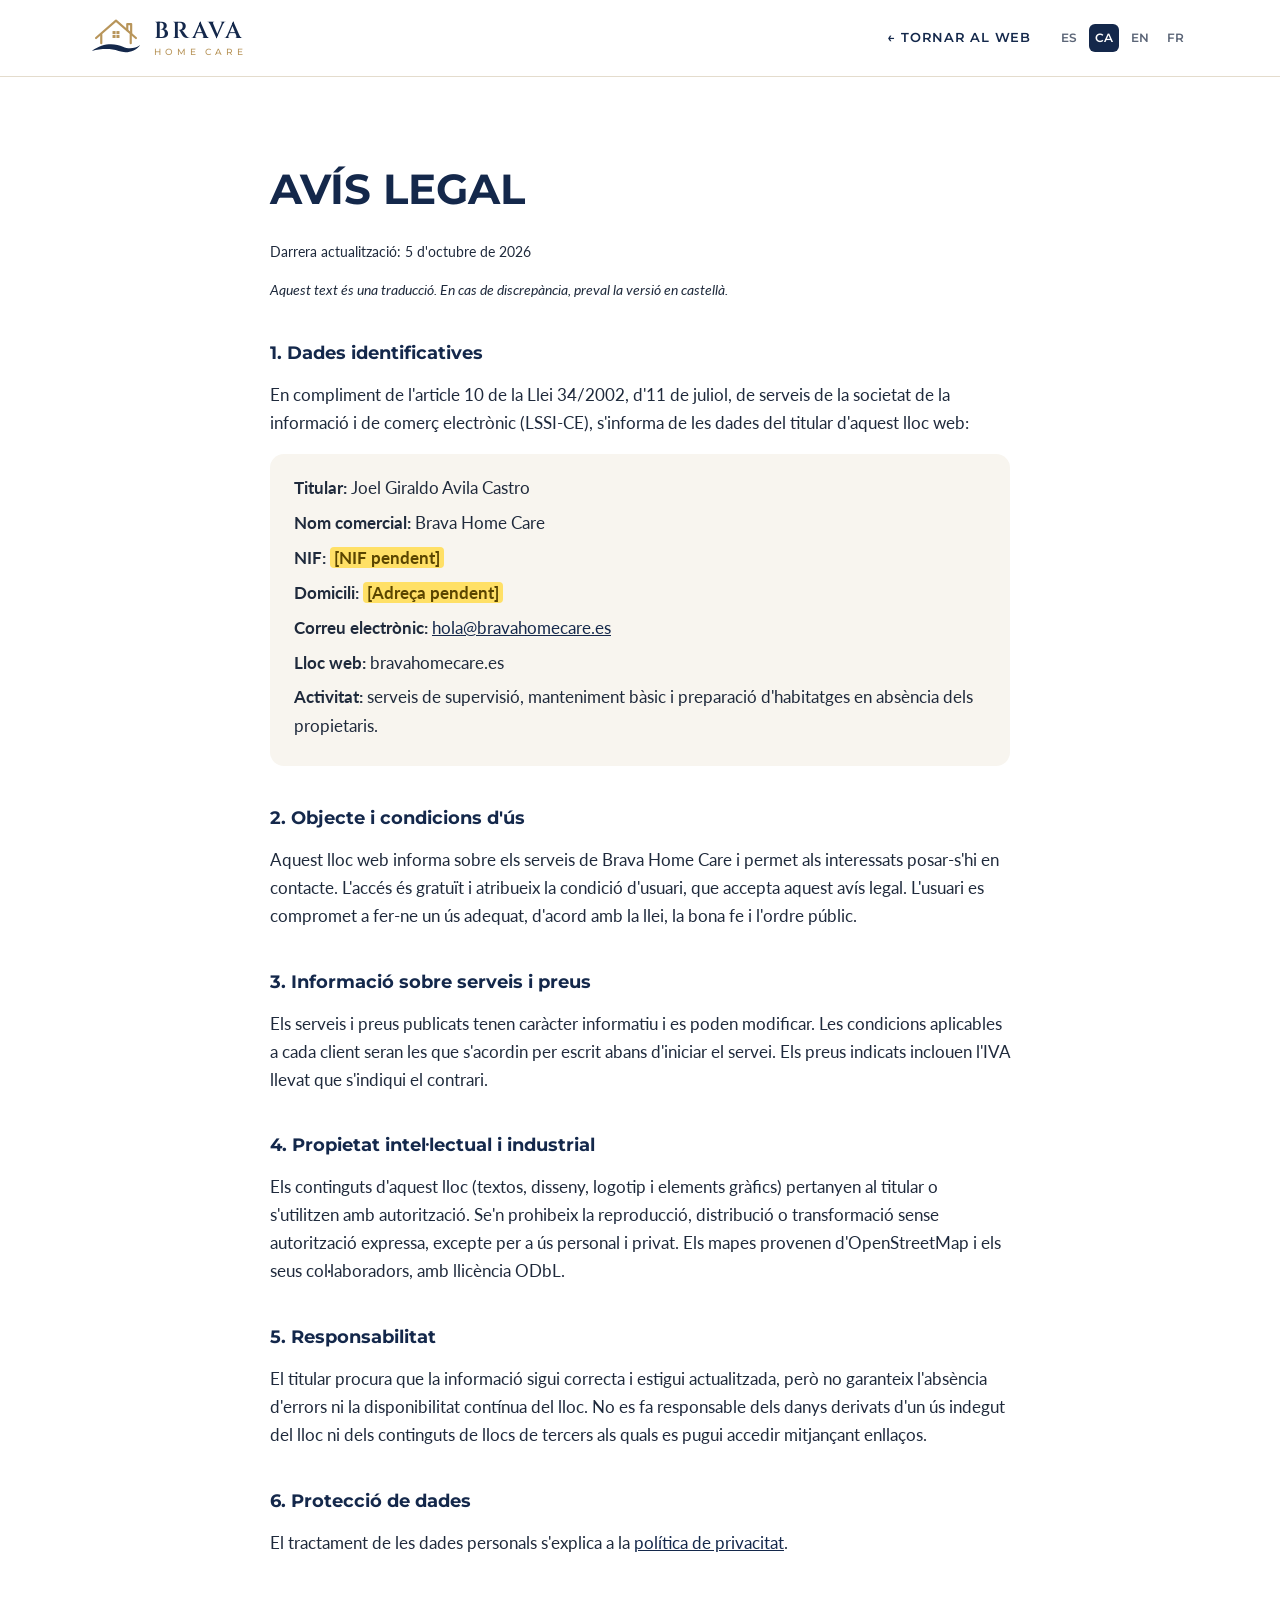
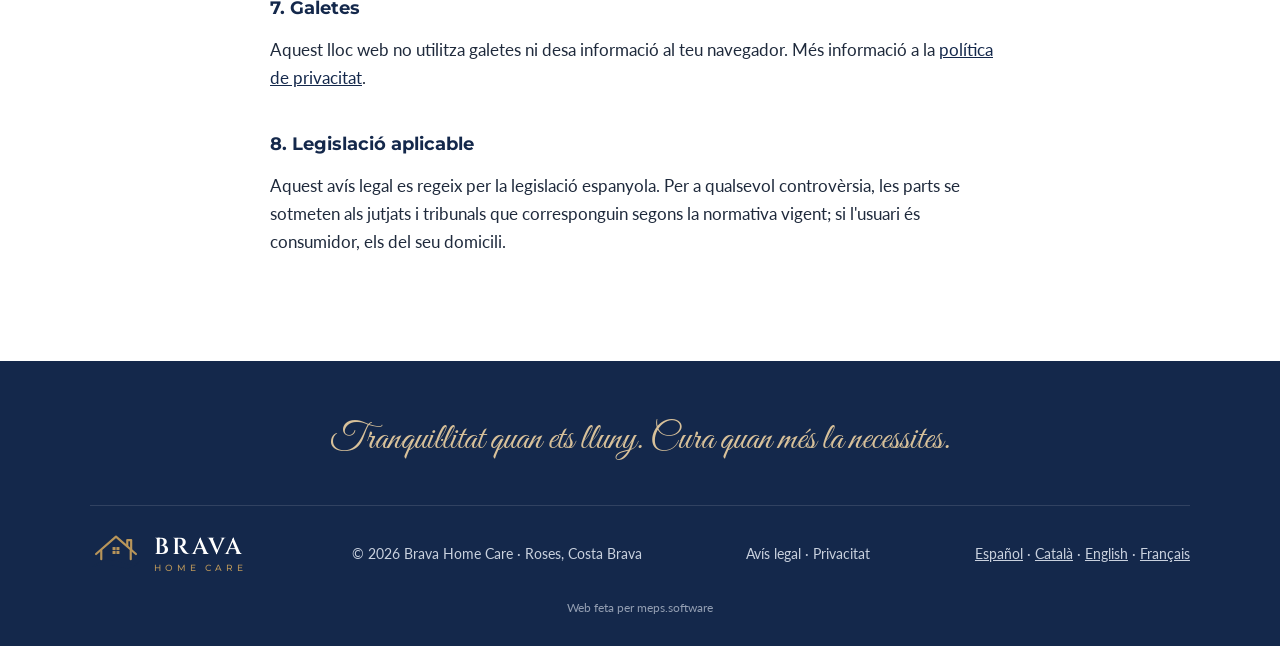
<file: ca/avis-legal.html>
<!doctype html>
<html lang="ca">
<head>
  <meta charset="utf-8">
  <meta name="viewport" content="width=device-width, initial-scale=1">
  <title>Avís legal · Brava Home Care</title>
  <meta name="robots" content="noindex, follow">
  <link rel="canonical" href="https://bravahomecare.es/ca/avis-legal.html">
  <link rel="alternate" hreflang="es" href="https://bravahomecare.es/es/aviso-legal.html">
  <link rel="alternate" hreflang="ca" href="https://bravahomecare.es/ca/avis-legal.html">
  <link rel="alternate" hreflang="en" href="https://bravahomecare.es/en/legal-notice.html">
  <link rel="alternate" hreflang="fr" href="https://bravahomecare.es/fr/mentions-legales.html">
  <link rel="icon" href="../assets/img/logo-mark.svg" type="image/svg+xml">

  <link rel="preconnect" href="https://fonts.googleapis.com">
  <link rel="preconnect" href="https://fonts.gstatic.com" crossorigin>
  <link href="https://fonts.googleapis.com/css2?family=Cinzel:wght@500;600&family=Great+Vibes&family=Lato:wght@400;700&family=Montserrat:wght@500;600;700&display=swap" rel="stylesheet">
  <link rel="stylesheet" href="../assets/css/style.css">
</head>
<body>

<header class="header">
  <div class="container header__inner">
    <a class="brand" href="./" aria-label="Brava Home Care, inici">
      <img src="../assets/img/logo-mark.svg" alt="" width="52" height="40">
      <span class="brand__text">
        <span class="brand__name">BRAVA</span>
        <span class="brand__sub">HOME CARE</span>
      </span>
    </a>

    <nav class="nav nav--legal">
      <a class="nav__back" href="./">← Tornar al web</a>
      <div class="lang" aria-label="Idioma">
        <a href="../es/aviso-legal.html" lang="es">ES</a>
        <a href="../ca/avis-legal.html" aria-current="true" lang="ca">CA</a>
        <a href="../en/legal-notice.html" lang="en">EN</a>
        <a href="../fr/mentions-legales.html" lang="fr">FR</a>
      </div>
    </nav>
  </div>
</header>

<main class="section">
  <article class="container legal">
    <h1>Avís legal</h1>
    <p class="legal__updated">Darrera actualització: 5 d'octubre de 2026</p>
    <p class="legal__note">Aquest text és una traducció. En cas de discrepància, preval la versió en castellà.</p>

<h2>1. Dades identificatives</h2>
<p>En compliment de l'article 10 de la Llei 34/2002, d'11 de juliol, de serveis de la societat de la informació i de comerç electrònic (LSSI-CE), s'informa de les dades del titular d'aquest lloc web:</p>
<ul class="legal__data">
  <li><strong>Titular:</strong> Joel Giraldo Avila Castro</li>
  <li><strong>Nom comercial:</strong> Brava Home Care</li>
  <li><strong>NIF:</strong> <mark class="todo">[NIF pendent]</mark></li>
  <li><strong>Domicili:</strong> <mark class="todo">[Adreça pendent]</mark></li>
  <li><strong>Correu electrònic:</strong> <a href="#" data-contact="email" data-user="hola">email</a></li>
  <li><strong>Lloc web:</strong> bravahomecare.es</li>
  <li><strong>Activitat:</strong> serveis de supervisió, manteniment bàsic i preparació d'habitatges en absència dels propietaris.</li>
</ul>

<h2>2. Objecte i condicions d'ús</h2>
<p>Aquest lloc web informa sobre els serveis de Brava Home Care i permet als interessats posar-s'hi en contacte. L'accés és gratuït i atribueix la condició d'usuari, que accepta aquest avís legal. L'usuari es compromet a fer-ne un ús adequat, d'acord amb la llei, la bona fe i l'ordre públic.</p>

<h2>3. Informació sobre serveis i preus</h2>
<p>Els serveis i preus publicats tenen caràcter informatiu i es poden modificar. Les condicions aplicables a cada client seran les que s'acordin per escrit abans d'iniciar el servei. Els preus indicats inclouen l'IVA llevat que s'indiqui el contrari.</p>

<h2>4. Propietat intel·lectual i industrial</h2>
<p>Els continguts d'aquest lloc (textos, disseny, logotip i elements gràfics) pertanyen al titular o s'utilitzen amb autorització. Se'n prohibeix la reproducció, distribució o transformació sense autorització expressa, excepte per a ús personal i privat. Els mapes provenen d'OpenStreetMap i els seus col·laboradors, amb llicència ODbL.</p>

<h2>5. Responsabilitat</h2>
<p>El titular procura que la informació sigui correcta i estigui actualitzada, però no garanteix l'absència d'errors ni la disponibilitat contínua del lloc. No es fa responsable dels danys derivats d'un ús indegut del lloc ni dels continguts de llocs de tercers als quals es pugui accedir mitjançant enllaços.</p>

<h2>6. Protecció de dades</h2>
<p>El tractament de les dades personals s'explica a la <a href="privacitat.html">política de privacitat</a>.</p>

<h2>7. Galetes</h2>
<p>Aquest lloc web no utilitza galetes ni desa informació al teu navegador. Més informació a la <a href="privacitat.html">política de privacitat</a>.</p>

<h2>8. Legislació aplicable</h2>
<p>Aquest avís legal es regeix per la legislació espanyola. Per a qualsevol controvèrsia, les parts se sotmeten als jutjats i tribunals que corresponguin segons la normativa vigent; si l'usuari és consumidor, els del seu domicili.</p>

  </article>
</main>

<footer class="footer">
  <div class="container">
    <p class="footer__tagline">Tranquil·litat quan ets lluny. Cura quan més la necessites.</p>
    <div class="footer__grid">
      <a class="brand" href="./" aria-label="Brava Home Care, inici">
        <img src="../assets/img/logo-mark.svg" alt="" width="44" height="34">
        <span class="brand__text">
          <span class="brand__name">BRAVA</span>
          <span class="brand__sub">HOME CARE</span>
        </span>
      </a>
      <span>© <span id="year">2026</span> Brava Home Care · Roses, Costa Brava</span>
      <span class="footer__legal"><a href="avis-legal.html">Avís legal</a> · <a href="privacitat.html">Privacitat</a></span>
      <span><a href="../es/" lang="es">Español</a> · <a href="../ca/" lang="ca">Català</a> · <a href="../en/" lang="en">English</a> · <a href="../fr/" lang="fr">Français</a></span>
    </div>
    <p class="footer__credit">Web feta per <a href="https://meps.software" target="_blank" rel="noopener">meps.software</a></p>
  </div>
</footer>

<script src="../assets/js/main.js"></script>
<script data-goatcounter="https://bravahomecare.goatcounter.com/count" async src="https://gc.zgo.at/count.v4.js" crossorigin="anonymous" integrity="sha384-nRw6qfbWyJha9LhsOtSb2YJDyZdKvvCFh0fJYlkquSFjUxp9FVNugbfy8q1jdxI+"></script>
</body>
</html>
</file>
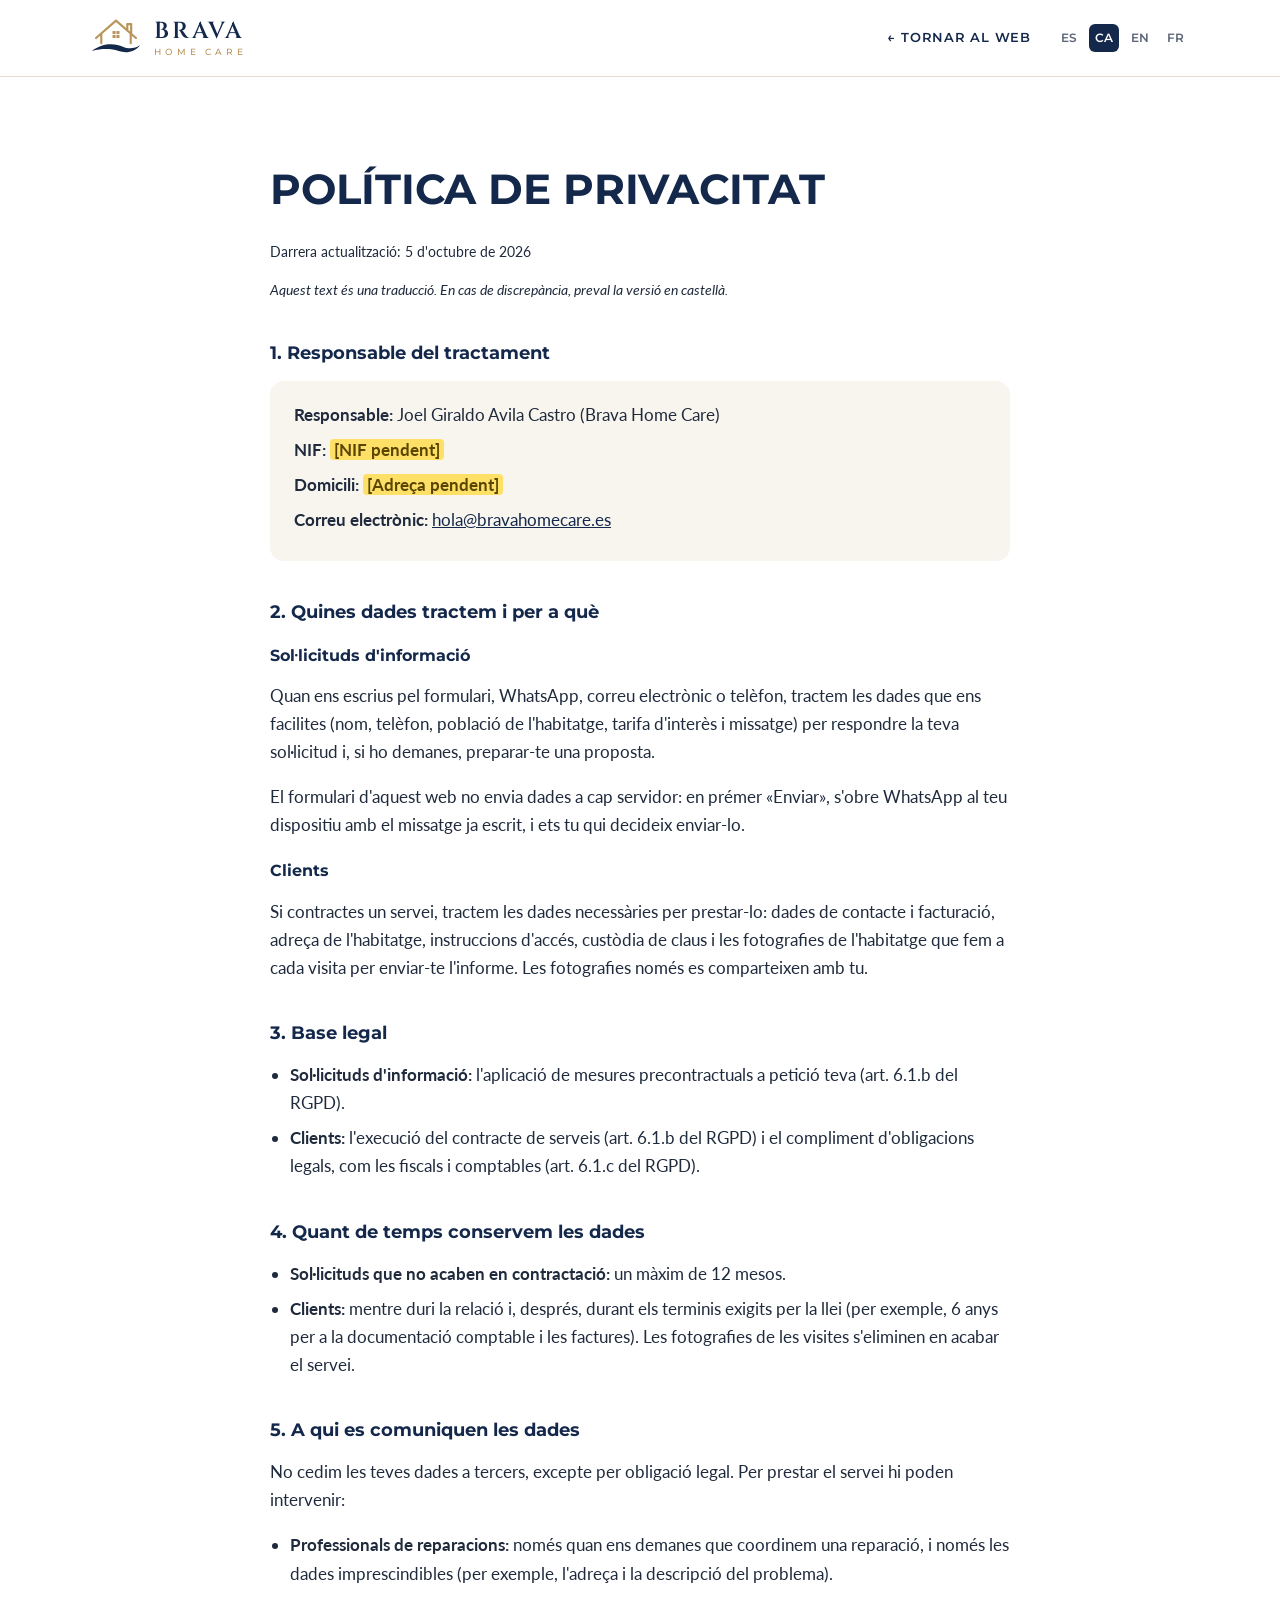
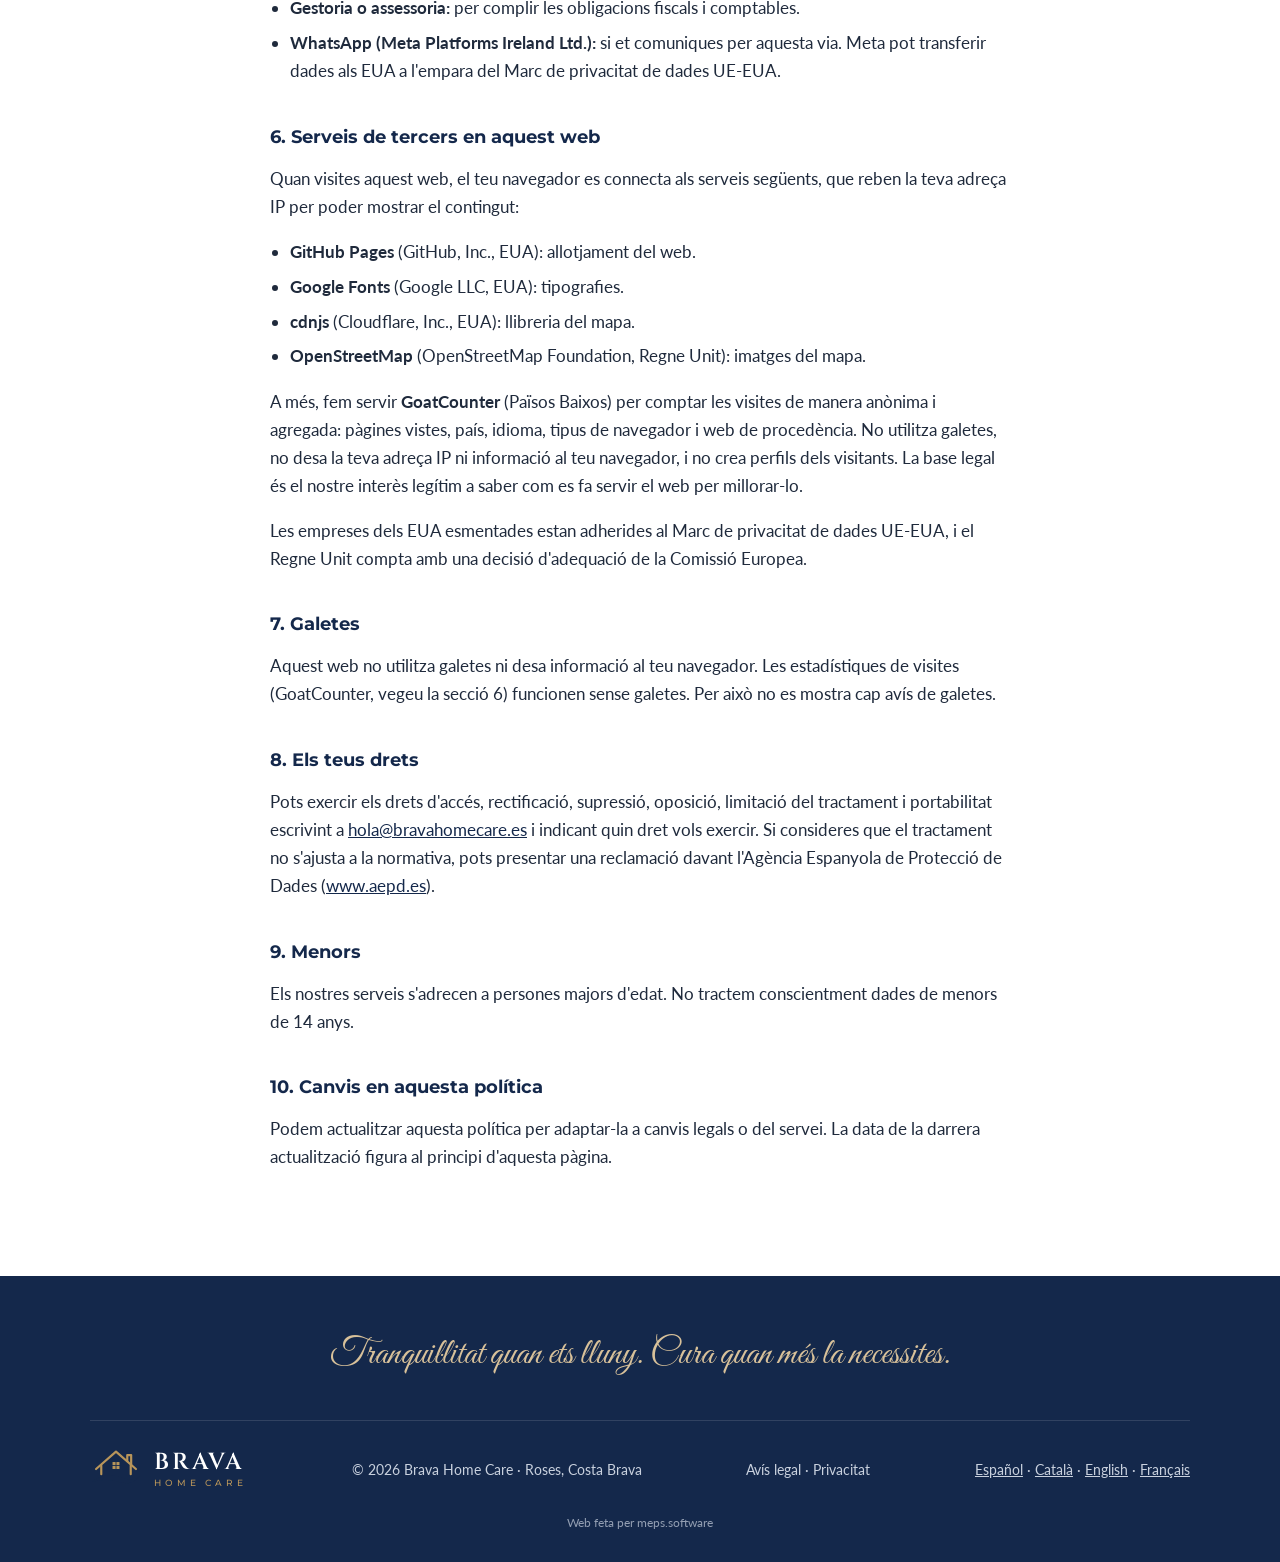
<file: ca/privacitat.html>
<!doctype html>
<html lang="ca">
<head>
  <meta charset="utf-8">
  <meta name="viewport" content="width=device-width, initial-scale=1">
  <title>Política de privacitat · Brava Home Care</title>
  <meta name="robots" content="noindex, follow">
  <link rel="canonical" href="https://bravahomecare.es/ca/privacitat.html">
  <link rel="alternate" hreflang="es" href="https://bravahomecare.es/es/privacidad.html">
  <link rel="alternate" hreflang="ca" href="https://bravahomecare.es/ca/privacitat.html">
  <link rel="alternate" hreflang="en" href="https://bravahomecare.es/en/privacy.html">
  <link rel="alternate" hreflang="fr" href="https://bravahomecare.es/fr/confidentialite.html">
  <link rel="icon" href="../assets/img/logo-mark.svg" type="image/svg+xml">

  <link rel="preconnect" href="https://fonts.googleapis.com">
  <link rel="preconnect" href="https://fonts.gstatic.com" crossorigin>
  <link href="https://fonts.googleapis.com/css2?family=Cinzel:wght@500;600&family=Great+Vibes&family=Lato:wght@400;700&family=Montserrat:wght@500;600;700&display=swap" rel="stylesheet">
  <link rel="stylesheet" href="../assets/css/style.css">
</head>
<body>

<header class="header">
  <div class="container header__inner">
    <a class="brand" href="./" aria-label="Brava Home Care, inici">
      <img src="../assets/img/logo-mark.svg" alt="" width="52" height="40">
      <span class="brand__text">
        <span class="brand__name">BRAVA</span>
        <span class="brand__sub">HOME CARE</span>
      </span>
    </a>

    <nav class="nav nav--legal">
      <a class="nav__back" href="./">← Tornar al web</a>
      <div class="lang" aria-label="Idioma">
        <a href="../es/privacidad.html" lang="es">ES</a>
        <a href="../ca/privacitat.html" aria-current="true" lang="ca">CA</a>
        <a href="../en/privacy.html" lang="en">EN</a>
        <a href="../fr/confidentialite.html" lang="fr">FR</a>
      </div>
    </nav>
  </div>
</header>

<main class="section">
  <article class="container legal">
    <h1>Política de privacitat</h1>
    <p class="legal__updated">Darrera actualització: 5 d'octubre de 2026</p>
    <p class="legal__note">Aquest text és una traducció. En cas de discrepància, preval la versió en castellà.</p>

<h2>1. Responsable del tractament</h2>
<ul class="legal__data">
  <li><strong>Responsable:</strong> Joel Giraldo Avila Castro (Brava Home Care)</li>
  <li><strong>NIF:</strong> <mark class="todo">[NIF pendent]</mark></li>
  <li><strong>Domicili:</strong> <mark class="todo">[Adreça pendent]</mark></li>
  <li><strong>Correu electrònic:</strong> <a href="#" data-contact="email" data-user="hola">email</a></li>
</ul>

<h2>2. Quines dades tractem i per a què</h2>
<h3>Sol·licituds d'informació</h3>
<p>Quan ens escrius pel formulari, WhatsApp, correu electrònic o telèfon, tractem les dades que ens facilites (nom, telèfon, població de l'habitatge, tarifa d'interès i missatge) per respondre la teva sol·licitud i, si ho demanes, preparar-te una proposta.</p>
<p>El formulari d'aquest web no envia dades a cap servidor: en prémer «Enviar», s'obre WhatsApp al teu dispositiu amb el missatge ja escrit, i ets tu qui decideix enviar-lo.</p>
<h3>Clients</h3>
<p>Si contractes un servei, tractem les dades necessàries per prestar-lo: dades de contacte i facturació, adreça de l'habitatge, instruccions d'accés, custòdia de claus i les fotografies de l'habitatge que fem a cada visita per enviar-te l'informe. Les fotografies només es comparteixen amb tu.</p>

<h2>3. Base legal</h2>
<ul>
  <li><strong>Sol·licituds d'informació:</strong> l'aplicació de mesures precontractuals a petició teva (art. 6.1.b del RGPD).</li>
  <li><strong>Clients:</strong> l'execució del contracte de serveis (art. 6.1.b del RGPD) i el compliment d'obligacions legals, com les fiscals i comptables (art. 6.1.c del RGPD).</li>
</ul>

<h2>4. Quant de temps conservem les dades</h2>
<ul>
  <li><strong>Sol·licituds que no acaben en contractació:</strong> un màxim de 12 mesos.</li>
  <li><strong>Clients:</strong> mentre duri la relació i, després, durant els terminis exigits per la llei (per exemple, 6 anys per a la documentació comptable i les factures). Les fotografies de les visites s'eliminen en acabar el servei.</li>
</ul>

<h2>5. A qui es comuniquen les dades</h2>
<p>No cedim les teves dades a tercers, excepte per obligació legal. Per prestar el servei hi poden intervenir:</p>
<ul>
  <li><strong>Professionals de reparacions:</strong> només quan ens demanes que coordinem una reparació, i només les dades imprescindibles (per exemple, l'adreça i la descripció del problema).</li>
  <li><strong>Gestoria o assessoria:</strong> per complir les obligacions fiscals i comptables.</li>
  <li><strong>WhatsApp (Meta Platforms Ireland Ltd.):</strong> si et comuniques per aquesta via. Meta pot transferir dades als EUA a l'empara del Marc de privacitat de dades UE-EUA.</li>
</ul>

<h2>6. Serveis de tercers en aquest web</h2>
<p>Quan visites aquest web, el teu navegador es connecta als serveis següents, que reben la teva adreça IP per poder mostrar el contingut:</p>
<ul>
  <li><strong>GitHub Pages</strong> (GitHub, Inc., EUA): allotjament del web.</li>
  <li><strong>Google Fonts</strong> (Google LLC, EUA): tipografies.</li>
  <li><strong>cdnjs</strong> (Cloudflare, Inc., EUA): llibreria del mapa.</li>
  <li><strong>OpenStreetMap</strong> (OpenStreetMap Foundation, Regne Unit): imatges del mapa.</li>
</ul>
<p>A més, fem servir <strong>GoatCounter</strong> (Països Baixos) per comptar les visites de manera anònima i agregada: pàgines vistes, país, idioma, tipus de navegador i web de procedència. No utilitza galetes, no desa la teva adreça IP ni informació al teu navegador, i no crea perfils dels visitants. La base legal és el nostre interès legítim a saber com es fa servir el web per millorar-lo.</p>
<p>Les empreses dels EUA esmentades estan adherides al Marc de privacitat de dades UE-EUA, i el Regne Unit compta amb una decisió d'adequació de la Comissió Europea.</p>

<h2>7. Galetes</h2>
<p>Aquest web no utilitza galetes ni desa informació al teu navegador. Les estadístiques de visites (GoatCounter, vegeu la secció 6) funcionen sense galetes. Per això no es mostra cap avís de galetes.</p>

<h2>8. Els teus drets</h2>
<p>Pots exercir els drets d'accés, rectificació, supressió, oposició, limitació del tractament i portabilitat escrivint a <a href="#" data-contact="email" data-user="hola">email</a> i indicant quin dret vols exercir. Si consideres que el tractament no s'ajusta a la normativa, pots presentar una reclamació davant l'Agència Espanyola de Protecció de Dades (<a href="https://www.aepd.es" target="_blank" rel="noopener">www.aepd.es</a>).</p>

<h2>9. Menors</h2>
<p>Els nostres serveis s'adrecen a persones majors d'edat. No tractem conscientment dades de menors de 14 anys.</p>

<h2>10. Canvis en aquesta política</h2>
<p>Podem actualitzar aquesta política per adaptar-la a canvis legals o del servei. La data de la darrera actualització figura al principi d'aquesta pàgina.</p>

  </article>
</main>

<footer class="footer">
  <div class="container">
    <p class="footer__tagline">Tranquil·litat quan ets lluny. Cura quan més la necessites.</p>
    <div class="footer__grid">
      <a class="brand" href="./" aria-label="Brava Home Care, inici">
        <img src="../assets/img/logo-mark.svg" alt="" width="44" height="34">
        <span class="brand__text">
          <span class="brand__name">BRAVA</span>
          <span class="brand__sub">HOME CARE</span>
        </span>
      </a>
      <span>© <span id="year">2026</span> Brava Home Care · Roses, Costa Brava</span>
      <span class="footer__legal"><a href="avis-legal.html">Avís legal</a> · <a href="privacitat.html">Privacitat</a></span>
      <span><a href="../es/" lang="es">Español</a> · <a href="../ca/" lang="ca">Català</a> · <a href="../en/" lang="en">English</a> · <a href="../fr/" lang="fr">Français</a></span>
    </div>
    <p class="footer__credit">Web feta per <a href="https://meps.software" target="_blank" rel="noopener">meps.software</a></p>
  </div>
</footer>

<script src="../assets/js/main.js"></script>
<script data-goatcounter="https://bravahomecare.goatcounter.com/count" async src="https://gc.zgo.at/count.v4.js" crossorigin="anonymous" integrity="sha384-nRw6qfbWyJha9LhsOtSb2YJDyZdKvvCFh0fJYlkquSFjUxp9FVNugbfy8q1jdxI+"></script>
</body>
</html>
</file>
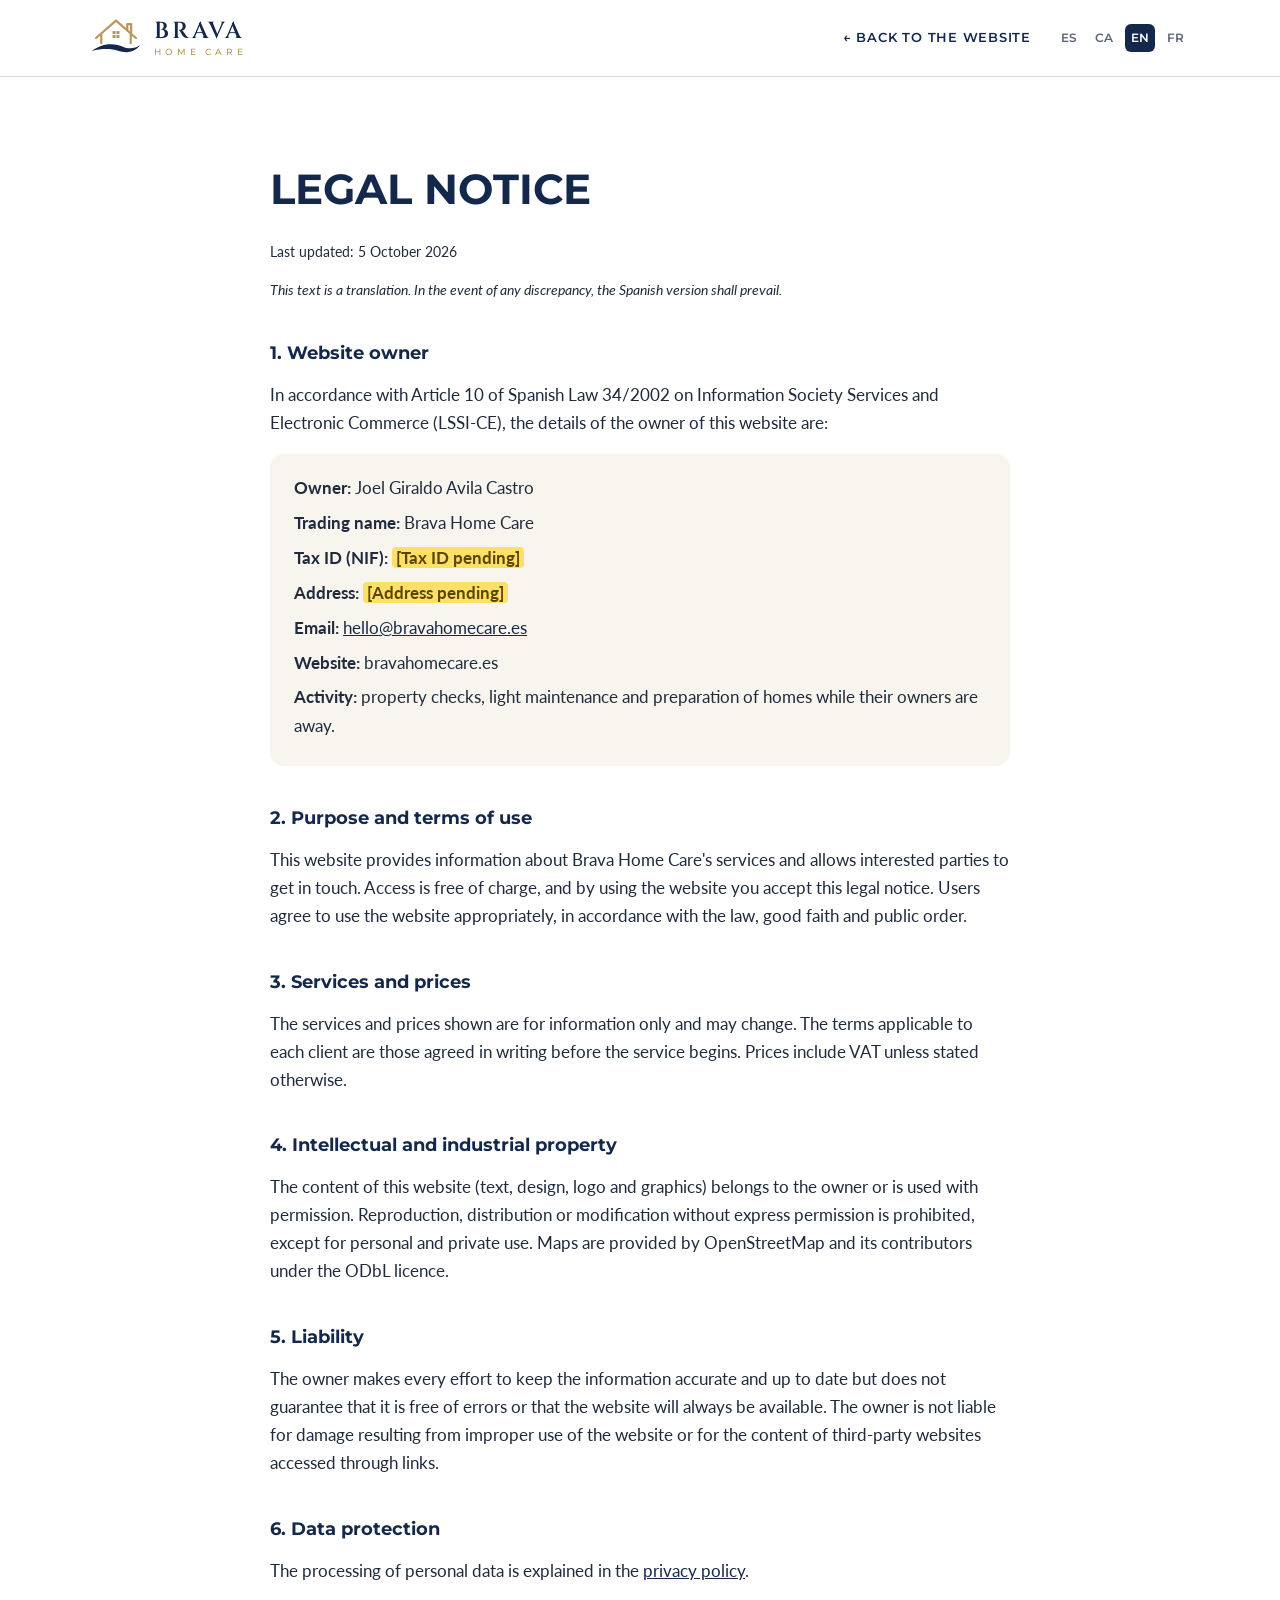
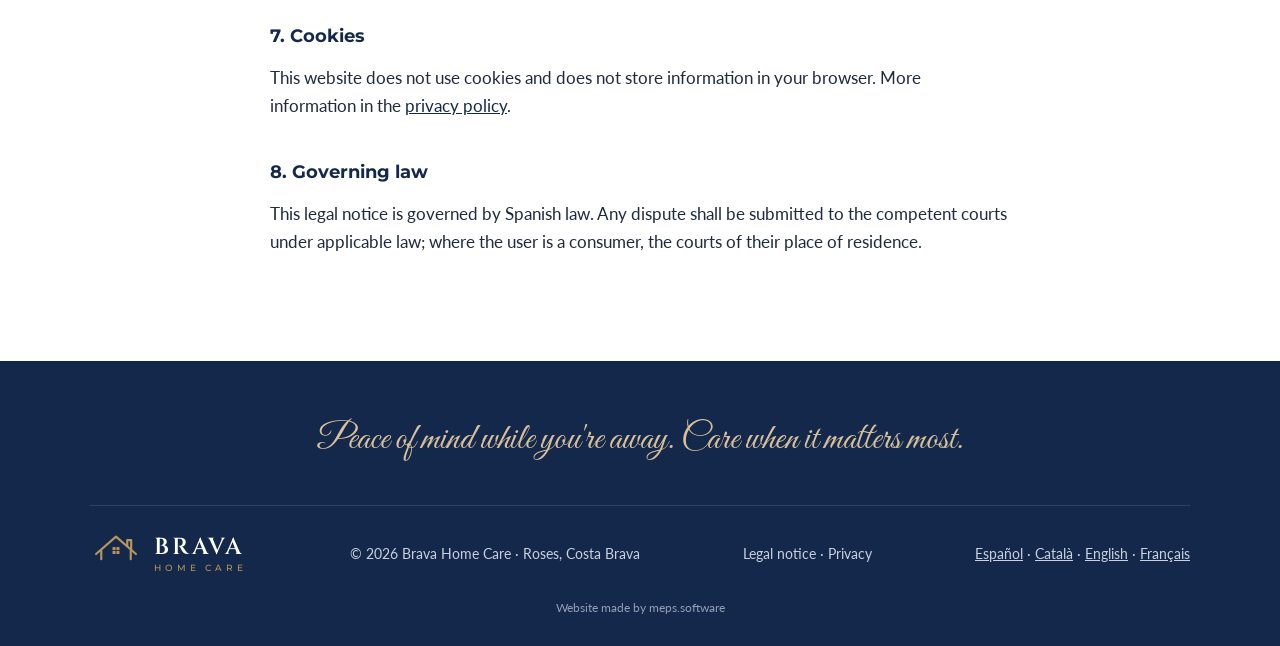
<file: en/legal-notice.html>
<!doctype html>
<html lang="en">
<head>
  <meta charset="utf-8">
  <meta name="viewport" content="width=device-width, initial-scale=1">
  <title>Legal notice · Brava Home Care</title>
  <meta name="robots" content="noindex, follow">
  <link rel="canonical" href="https://bravahomecare.es/en/legal-notice.html">
  <link rel="alternate" hreflang="es" href="https://bravahomecare.es/es/aviso-legal.html">
  <link rel="alternate" hreflang="ca" href="https://bravahomecare.es/ca/avis-legal.html">
  <link rel="alternate" hreflang="en" href="https://bravahomecare.es/en/legal-notice.html">
  <link rel="alternate" hreflang="fr" href="https://bravahomecare.es/fr/mentions-legales.html">
  <link rel="icon" href="../assets/img/logo-mark.svg" type="image/svg+xml">

  <link rel="preconnect" href="https://fonts.googleapis.com">
  <link rel="preconnect" href="https://fonts.gstatic.com" crossorigin>
  <link href="https://fonts.googleapis.com/css2?family=Cinzel:wght@500;600&family=Great+Vibes&family=Lato:wght@400;700&family=Montserrat:wght@500;600;700&display=swap" rel="stylesheet">
  <link rel="stylesheet" href="../assets/css/style.css">
</head>
<body>

<header class="header">
  <div class="container header__inner">
    <a class="brand" href="./" aria-label="Brava Home Care, home">
      <img src="../assets/img/logo-mark.svg" alt="" width="52" height="40">
      <span class="brand__text">
        <span class="brand__name">BRAVA</span>
        <span class="brand__sub">HOME CARE</span>
      </span>
    </a>

    <nav class="nav nav--legal">
      <a class="nav__back" href="./">← Back to the website</a>
      <div class="lang" aria-label="Language">
        <a href="../es/aviso-legal.html" lang="es">ES</a>
        <a href="../ca/avis-legal.html" lang="ca">CA</a>
        <a href="../en/legal-notice.html" aria-current="true" lang="en">EN</a>
        <a href="../fr/mentions-legales.html" lang="fr">FR</a>
      </div>
    </nav>
  </div>
</header>

<main class="section">
  <article class="container legal">
    <h1>Legal notice</h1>
    <p class="legal__updated">Last updated: 5 October 2026</p>
    <p class="legal__note">This text is a translation. In the event of any discrepancy, the Spanish version shall prevail.</p>

<h2>1. Website owner</h2>
<p>In accordance with Article 10 of Spanish Law 34/2002 on Information Society Services and Electronic Commerce (LSSI-CE), the details of the owner of this website are:</p>
<ul class="legal__data">
  <li><strong>Owner:</strong> Joel Giraldo Avila Castro</li>
  <li><strong>Trading name:</strong> Brava Home Care</li>
  <li><strong>Tax ID (NIF):</strong> <mark class="todo">[Tax ID pending]</mark></li>
  <li><strong>Address:</strong> <mark class="todo">[Address pending]</mark></li>
  <li><strong>Email:</strong> <a href="#" data-contact="email" data-user="hello">email</a></li>
  <li><strong>Website:</strong> bravahomecare.es</li>
  <li><strong>Activity:</strong> property checks, light maintenance and preparation of homes while their owners are away.</li>
</ul>

<h2>2. Purpose and terms of use</h2>
<p>This website provides information about Brava Home Care's services and allows interested parties to get in touch. Access is free of charge, and by using the website you accept this legal notice. Users agree to use the website appropriately, in accordance with the law, good faith and public order.</p>

<h2>3. Services and prices</h2>
<p>The services and prices shown are for information only and may change. The terms applicable to each client are those agreed in writing before the service begins. Prices include VAT unless stated otherwise.</p>

<h2>4. Intellectual and industrial property</h2>
<p>The content of this website (text, design, logo and graphics) belongs to the owner or is used with permission. Reproduction, distribution or modification without express permission is prohibited, except for personal and private use. Maps are provided by OpenStreetMap and its contributors under the ODbL licence.</p>

<h2>5. Liability</h2>
<p>The owner makes every effort to keep the information accurate and up to date but does not guarantee that it is free of errors or that the website will always be available. The owner is not liable for damage resulting from improper use of the website or for the content of third-party websites accessed through links.</p>

<h2>6. Data protection</h2>
<p>The processing of personal data is explained in the <a href="privacy.html">privacy policy</a>.</p>

<h2>7. Cookies</h2>
<p>This website does not use cookies and does not store information in your browser. More information in the <a href="privacy.html">privacy policy</a>.</p>

<h2>8. Governing law</h2>
<p>This legal notice is governed by Spanish law. Any dispute shall be submitted to the competent courts under applicable law; where the user is a consumer, the courts of their place of residence.</p>

  </article>
</main>

<footer class="footer">
  <div class="container">
    <p class="footer__tagline">Peace of mind while you're away. Care when it matters most.</p>
    <div class="footer__grid">
      <a class="brand" href="./" aria-label="Brava Home Care, home">
        <img src="../assets/img/logo-mark.svg" alt="" width="44" height="34">
        <span class="brand__text">
          <span class="brand__name">BRAVA</span>
          <span class="brand__sub">HOME CARE</span>
        </span>
      </a>
      <span>© <span id="year">2026</span> Brava Home Care · Roses, Costa Brava</span>
      <span class="footer__legal"><a href="legal-notice.html">Legal notice</a> · <a href="privacy.html">Privacy</a></span>
      <span><a href="../es/" lang="es">Español</a> · <a href="../ca/" lang="ca">Català</a> · <a href="../en/" lang="en">English</a> · <a href="../fr/" lang="fr">Français</a></span>
    </div>
    <p class="footer__credit">Website made by <a href="https://meps.software" target="_blank" rel="noopener">meps.software</a></p>
  </div>
</footer>

<script src="../assets/js/main.js"></script>
<script data-goatcounter="https://bravahomecare.goatcounter.com/count" async src="https://gc.zgo.at/count.v4.js" crossorigin="anonymous" integrity="sha384-nRw6qfbWyJha9LhsOtSb2YJDyZdKvvCFh0fJYlkquSFjUxp9FVNugbfy8q1jdxI+"></script>
</body>
</html>
</file>
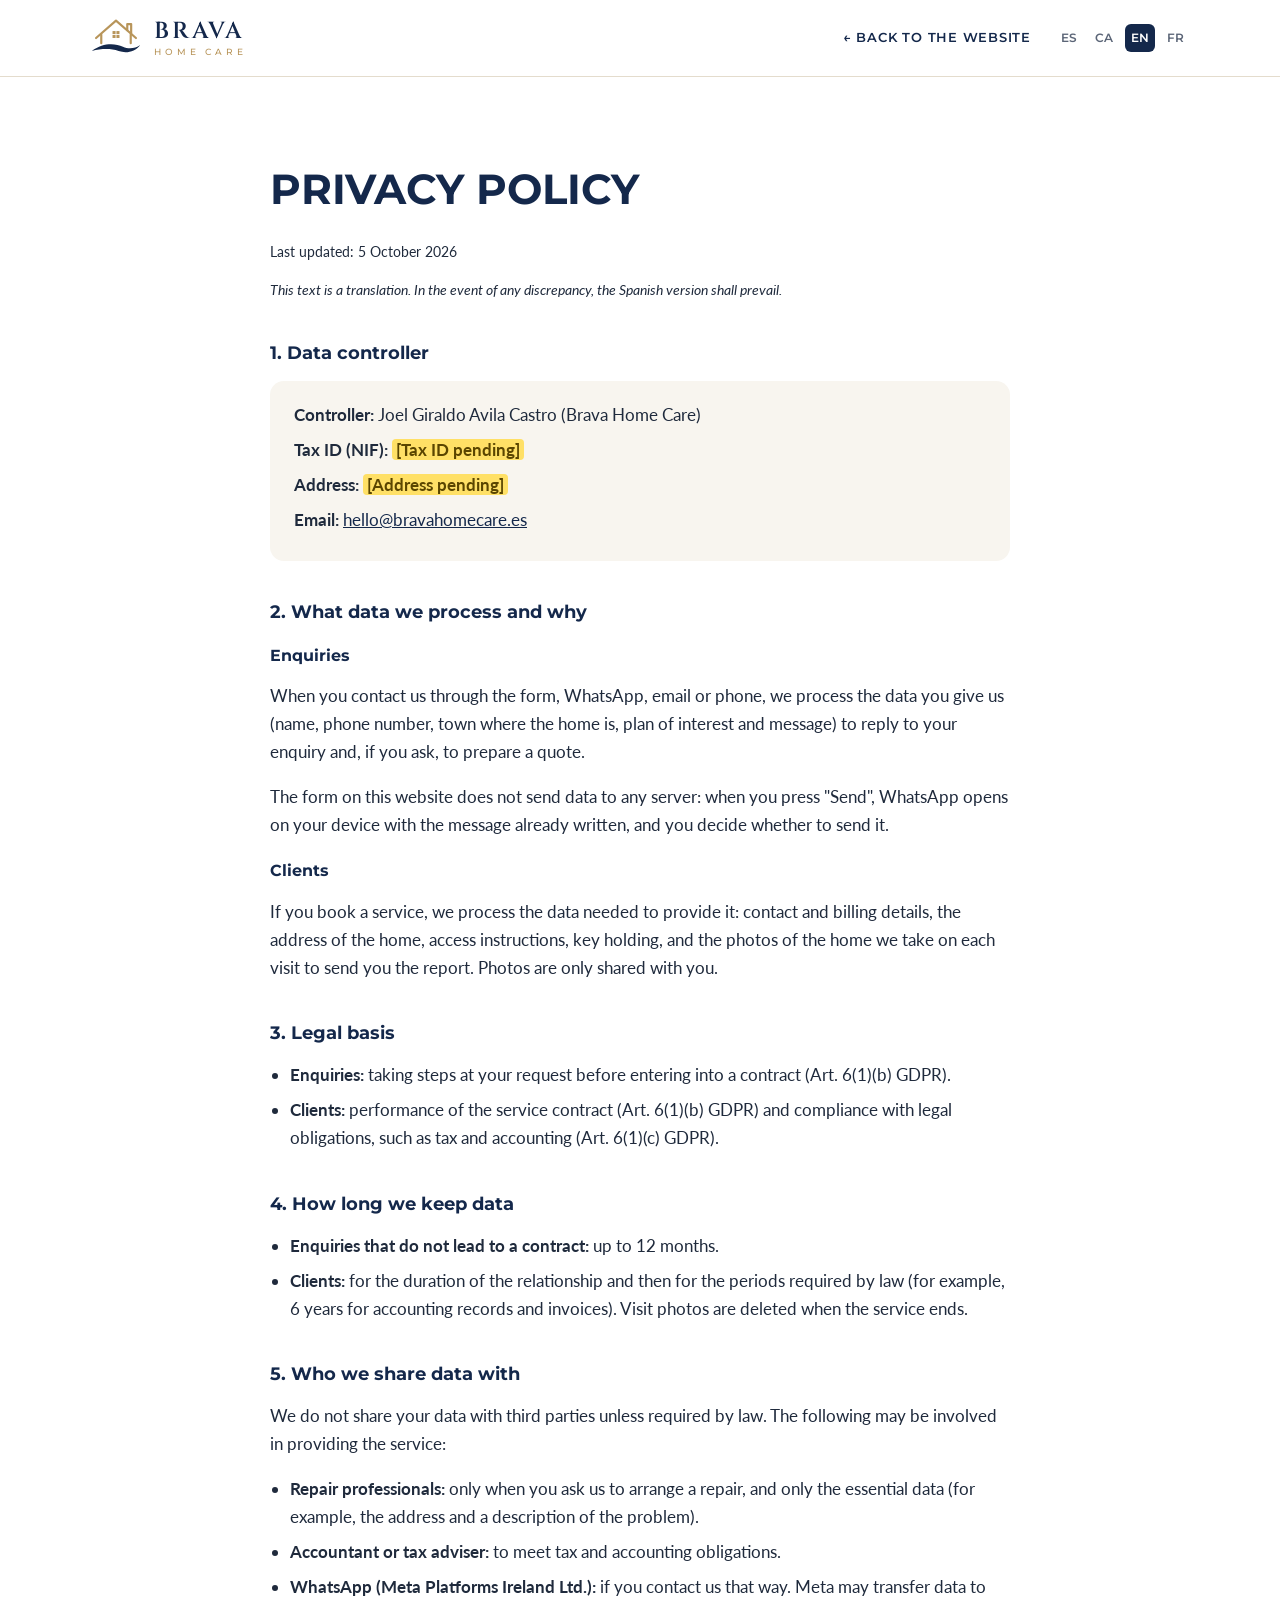
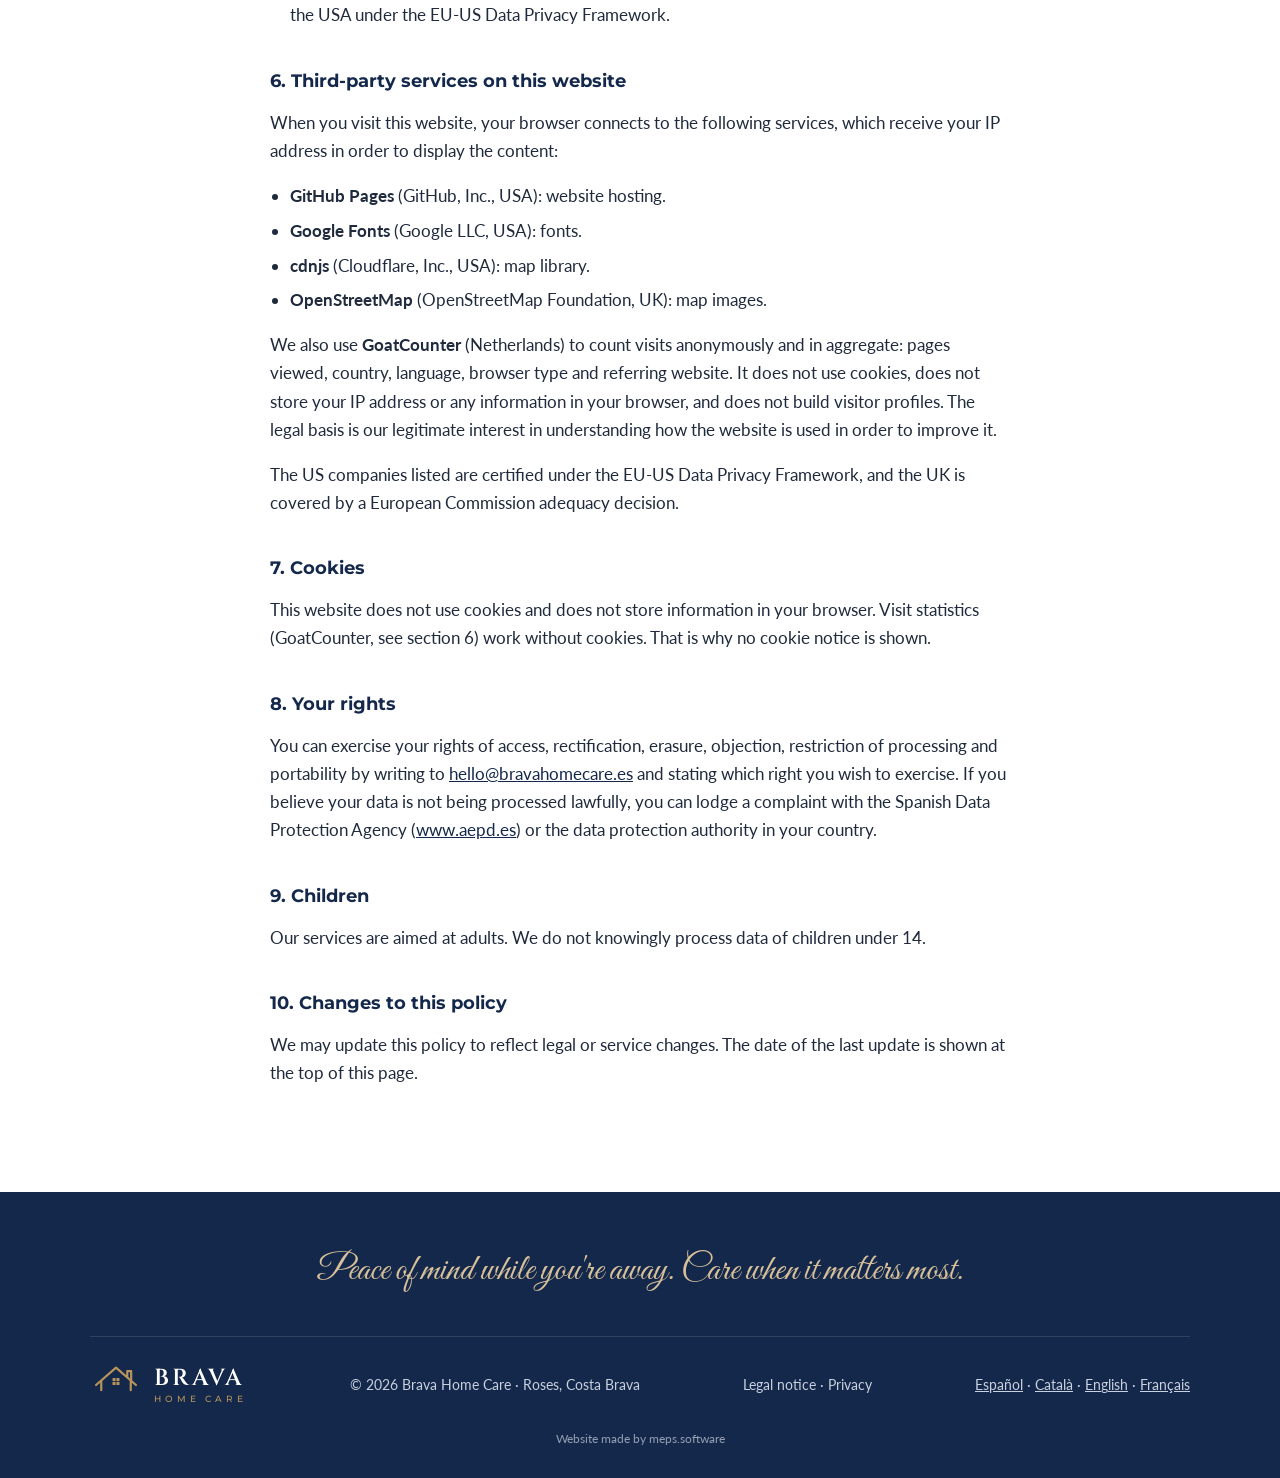
<file: en/privacy.html>
<!doctype html>
<html lang="en">
<head>
  <meta charset="utf-8">
  <meta name="viewport" content="width=device-width, initial-scale=1">
  <title>Privacy policy · Brava Home Care</title>
  <meta name="robots" content="noindex, follow">
  <link rel="canonical" href="https://bravahomecare.es/en/privacy.html">
  <link rel="alternate" hreflang="es" href="https://bravahomecare.es/es/privacidad.html">
  <link rel="alternate" hreflang="ca" href="https://bravahomecare.es/ca/privacitat.html">
  <link rel="alternate" hreflang="en" href="https://bravahomecare.es/en/privacy.html">
  <link rel="alternate" hreflang="fr" href="https://bravahomecare.es/fr/confidentialite.html">
  <link rel="icon" href="../assets/img/logo-mark.svg" type="image/svg+xml">

  <link rel="preconnect" href="https://fonts.googleapis.com">
  <link rel="preconnect" href="https://fonts.gstatic.com" crossorigin>
  <link href="https://fonts.googleapis.com/css2?family=Cinzel:wght@500;600&family=Great+Vibes&family=Lato:wght@400;700&family=Montserrat:wght@500;600;700&display=swap" rel="stylesheet">
  <link rel="stylesheet" href="../assets/css/style.css">
</head>
<body>

<header class="header">
  <div class="container header__inner">
    <a class="brand" href="./" aria-label="Brava Home Care, home">
      <img src="../assets/img/logo-mark.svg" alt="" width="52" height="40">
      <span class="brand__text">
        <span class="brand__name">BRAVA</span>
        <span class="brand__sub">HOME CARE</span>
      </span>
    </a>

    <nav class="nav nav--legal">
      <a class="nav__back" href="./">← Back to the website</a>
      <div class="lang" aria-label="Language">
        <a href="../es/privacidad.html" lang="es">ES</a>
        <a href="../ca/privacitat.html" lang="ca">CA</a>
        <a href="../en/privacy.html" aria-current="true" lang="en">EN</a>
        <a href="../fr/confidentialite.html" lang="fr">FR</a>
      </div>
    </nav>
  </div>
</header>

<main class="section">
  <article class="container legal">
    <h1>Privacy policy</h1>
    <p class="legal__updated">Last updated: 5 October 2026</p>
    <p class="legal__note">This text is a translation. In the event of any discrepancy, the Spanish version shall prevail.</p>

<h2>1. Data controller</h2>
<ul class="legal__data">
  <li><strong>Controller:</strong> Joel Giraldo Avila Castro (Brava Home Care)</li>
  <li><strong>Tax ID (NIF):</strong> <mark class="todo">[Tax ID pending]</mark></li>
  <li><strong>Address:</strong> <mark class="todo">[Address pending]</mark></li>
  <li><strong>Email:</strong> <a href="#" data-contact="email" data-user="hello">email</a></li>
</ul>

<h2>2. What data we process and why</h2>
<h3>Enquiries</h3>
<p>When you contact us through the form, WhatsApp, email or phone, we process the data you give us (name, phone number, town where the home is, plan of interest and message) to reply to your enquiry and, if you ask, to prepare a quote.</p>
<p>The form on this website does not send data to any server: when you press "Send", WhatsApp opens on your device with the message already written, and you decide whether to send it.</p>
<h3>Clients</h3>
<p>If you book a service, we process the data needed to provide it: contact and billing details, the address of the home, access instructions, key holding, and the photos of the home we take on each visit to send you the report. Photos are only shared with you.</p>

<h2>3. Legal basis</h2>
<ul>
  <li><strong>Enquiries:</strong> taking steps at your request before entering into a contract (Art. 6(1)(b) GDPR).</li>
  <li><strong>Clients:</strong> performance of the service contract (Art. 6(1)(b) GDPR) and compliance with legal obligations, such as tax and accounting (Art. 6(1)(c) GDPR).</li>
</ul>

<h2>4. How long we keep data</h2>
<ul>
  <li><strong>Enquiries that do not lead to a contract:</strong> up to 12 months.</li>
  <li><strong>Clients:</strong> for the duration of the relationship and then for the periods required by law (for example, 6 years for accounting records and invoices). Visit photos are deleted when the service ends.</li>
</ul>

<h2>5. Who we share data with</h2>
<p>We do not share your data with third parties unless required by law. The following may be involved in providing the service:</p>
<ul>
  <li><strong>Repair professionals:</strong> only when you ask us to arrange a repair, and only the essential data (for example, the address and a description of the problem).</li>
  <li><strong>Accountant or tax adviser:</strong> to meet tax and accounting obligations.</li>
  <li><strong>WhatsApp (Meta Platforms Ireland Ltd.):</strong> if you contact us that way. Meta may transfer data to the USA under the EU-US Data Privacy Framework.</li>
</ul>

<h2>6. Third-party services on this website</h2>
<p>When you visit this website, your browser connects to the following services, which receive your IP address in order to display the content:</p>
<ul>
  <li><strong>GitHub Pages</strong> (GitHub, Inc., USA): website hosting.</li>
  <li><strong>Google Fonts</strong> (Google LLC, USA): fonts.</li>
  <li><strong>cdnjs</strong> (Cloudflare, Inc., USA): map library.</li>
  <li><strong>OpenStreetMap</strong> (OpenStreetMap Foundation, UK): map images.</li>
</ul>
<p>We also use <strong>GoatCounter</strong> (Netherlands) to count visits anonymously and in aggregate: pages viewed, country, language, browser type and referring website. It does not use cookies, does not store your IP address or any information in your browser, and does not build visitor profiles. The legal basis is our legitimate interest in understanding how the website is used in order to improve it.</p>
<p>The US companies listed are certified under the EU-US Data Privacy Framework, and the UK is covered by a European Commission adequacy decision.</p>

<h2>7. Cookies</h2>
<p>This website does not use cookies and does not store information in your browser. Visit statistics (GoatCounter, see section 6) work without cookies. That is why no cookie notice is shown.</p>

<h2>8. Your rights</h2>
<p>You can exercise your rights of access, rectification, erasure, objection, restriction of processing and portability by writing to <a href="#" data-contact="email" data-user="hello">email</a> and stating which right you wish to exercise. If you believe your data is not being processed lawfully, you can lodge a complaint with the Spanish Data Protection Agency (<a href="https://www.aepd.es" target="_blank" rel="noopener">www.aepd.es</a>) or the data protection authority in your country.</p>

<h2>9. Children</h2>
<p>Our services are aimed at adults. We do not knowingly process data of children under 14.</p>

<h2>10. Changes to this policy</h2>
<p>We may update this policy to reflect legal or service changes. The date of the last update is shown at the top of this page.</p>

  </article>
</main>

<footer class="footer">
  <div class="container">
    <p class="footer__tagline">Peace of mind while you're away. Care when it matters most.</p>
    <div class="footer__grid">
      <a class="brand" href="./" aria-label="Brava Home Care, home">
        <img src="../assets/img/logo-mark.svg" alt="" width="44" height="34">
        <span class="brand__text">
          <span class="brand__name">BRAVA</span>
          <span class="brand__sub">HOME CARE</span>
        </span>
      </a>
      <span>© <span id="year">2026</span> Brava Home Care · Roses, Costa Brava</span>
      <span class="footer__legal"><a href="legal-notice.html">Legal notice</a> · <a href="privacy.html">Privacy</a></span>
      <span><a href="../es/" lang="es">Español</a> · <a href="../ca/" lang="ca">Català</a> · <a href="../en/" lang="en">English</a> · <a href="../fr/" lang="fr">Français</a></span>
    </div>
    <p class="footer__credit">Website made by <a href="https://meps.software" target="_blank" rel="noopener">meps.software</a></p>
  </div>
</footer>

<script src="../assets/js/main.js"></script>
<script data-goatcounter="https://bravahomecare.goatcounter.com/count" async src="https://gc.zgo.at/count.v4.js" crossorigin="anonymous" integrity="sha384-nRw6qfbWyJha9LhsOtSb2YJDyZdKvvCFh0fJYlkquSFjUxp9FVNugbfy8q1jdxI+"></script>
</body>
</html>
</file>
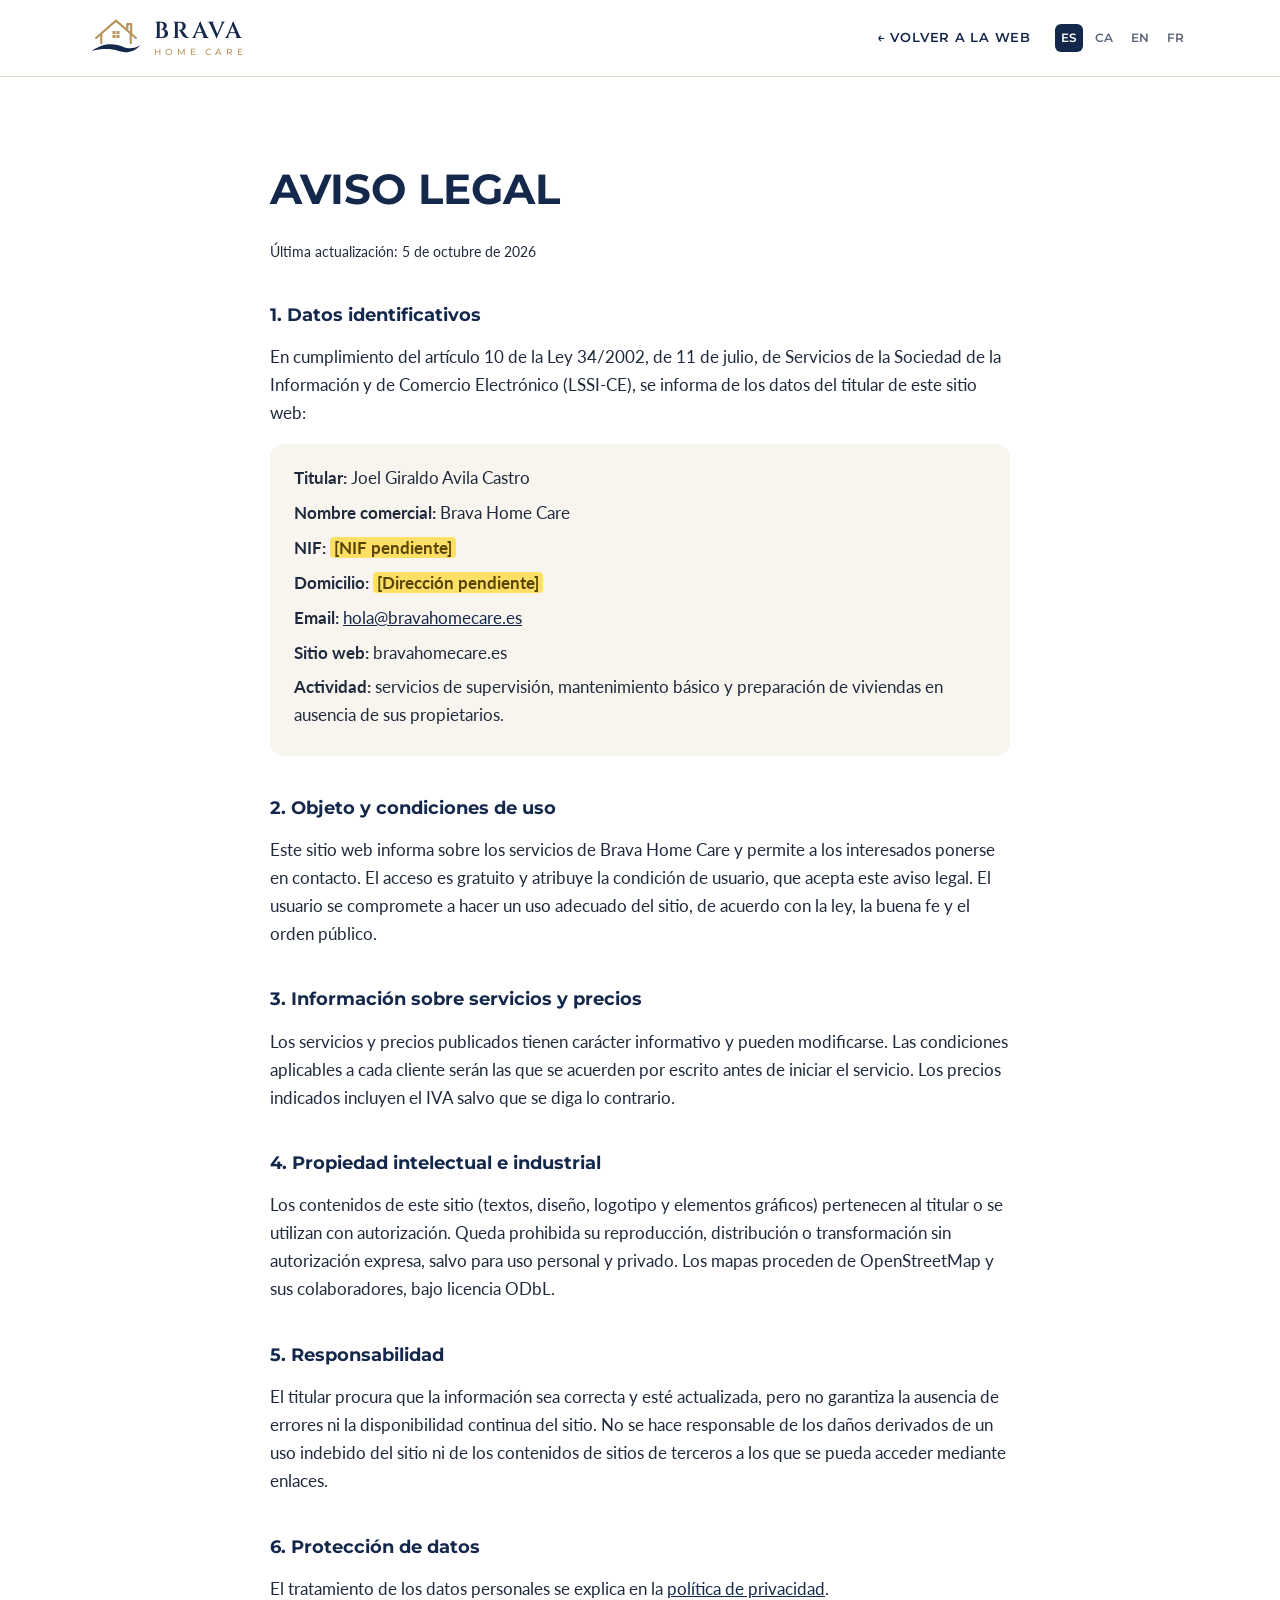
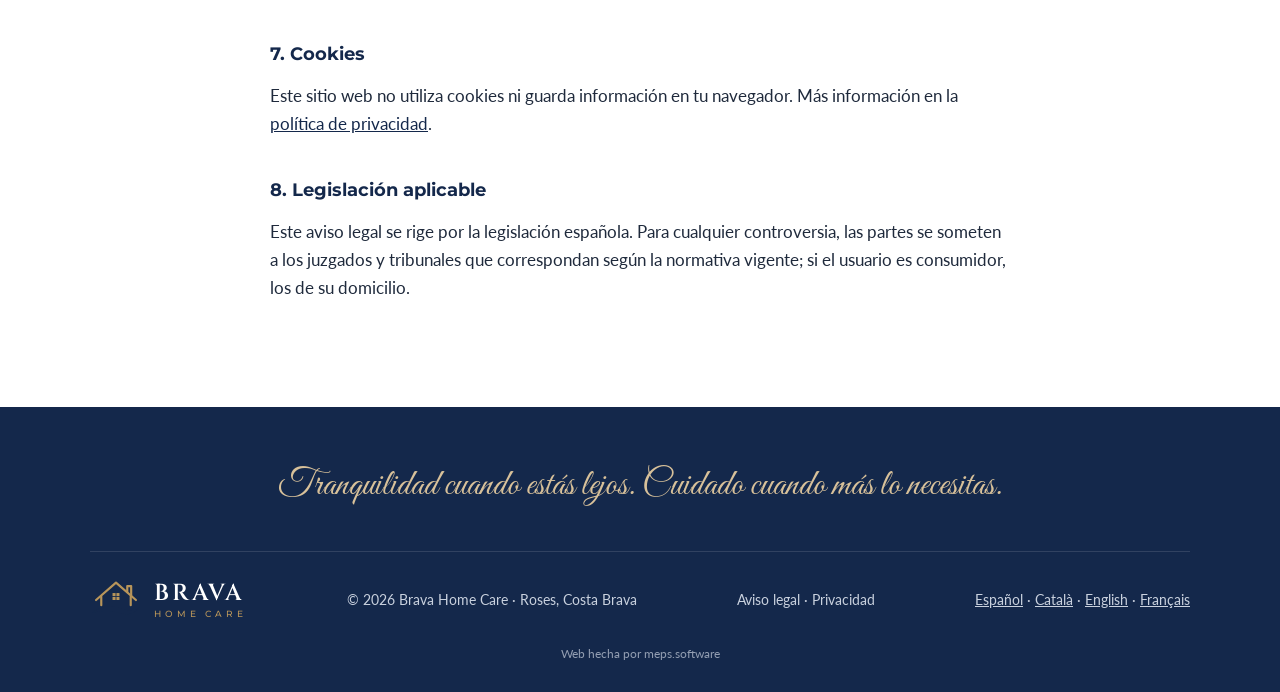
<file: es/aviso-legal.html>
<!doctype html>
<html lang="es">
<head>
  <meta charset="utf-8">
  <meta name="viewport" content="width=device-width, initial-scale=1">
  <title>Aviso legal · Brava Home Care</title>
  <meta name="robots" content="noindex, follow">
  <link rel="canonical" href="https://bravahomecare.es/es/aviso-legal.html">
  <link rel="alternate" hreflang="es" href="https://bravahomecare.es/es/aviso-legal.html">
  <link rel="alternate" hreflang="ca" href="https://bravahomecare.es/ca/avis-legal.html">
  <link rel="alternate" hreflang="en" href="https://bravahomecare.es/en/legal-notice.html">
  <link rel="alternate" hreflang="fr" href="https://bravahomecare.es/fr/mentions-legales.html">
  <link rel="icon" href="../assets/img/logo-mark.svg" type="image/svg+xml">

  <link rel="preconnect" href="https://fonts.googleapis.com">
  <link rel="preconnect" href="https://fonts.gstatic.com" crossorigin>
  <link href="https://fonts.googleapis.com/css2?family=Cinzel:wght@500;600&family=Great+Vibes&family=Lato:wght@400;700&family=Montserrat:wght@500;600;700&display=swap" rel="stylesheet">
  <link rel="stylesheet" href="../assets/css/style.css">
</head>
<body>

<header class="header">
  <div class="container header__inner">
    <a class="brand" href="./" aria-label="Brava Home Care, inicio">
      <img src="../assets/img/logo-mark.svg" alt="" width="52" height="40">
      <span class="brand__text">
        <span class="brand__name">BRAVA</span>
        <span class="brand__sub">HOME CARE</span>
      </span>
    </a>

    <nav class="nav nav--legal">
      <a class="nav__back" href="./">← Volver a la web</a>
      <div class="lang" aria-label="Idioma">
        <a href="../es/aviso-legal.html" aria-current="true" lang="es">ES</a>
        <a href="../ca/avis-legal.html" lang="ca">CA</a>
        <a href="../en/legal-notice.html" lang="en">EN</a>
        <a href="../fr/mentions-legales.html" lang="fr">FR</a>
      </div>
    </nav>
  </div>
</header>

<main class="section">
  <article class="container legal">
    <h1>Aviso legal</h1>
    <p class="legal__updated">Última actualización: 5 de octubre de 2026</p>

<h2>1. Datos identificativos</h2>
<p>En cumplimiento del artículo 10 de la Ley 34/2002, de 11 de julio, de Servicios de la Sociedad de la Información y de Comercio Electrónico (LSSI-CE), se informa de los datos del titular de este sitio web:</p>
<ul class="legal__data">
  <li><strong>Titular:</strong> Joel Giraldo Avila Castro</li>
  <li><strong>Nombre comercial:</strong> Brava Home Care</li>
  <li><strong>NIF:</strong> <mark class="todo">[NIF pendiente]</mark></li>
  <li><strong>Domicilio:</strong> <mark class="todo">[Dirección pendiente]</mark></li>
  <li><strong>Email:</strong> <a href="#" data-contact="email" data-user="hola">email</a></li>
  <li><strong>Sitio web:</strong> bravahomecare.es</li>
  <li><strong>Actividad:</strong> servicios de supervisión, mantenimiento básico y preparación de viviendas en ausencia de sus propietarios.</li>
</ul>

<h2>2. Objeto y condiciones de uso</h2>
<p>Este sitio web informa sobre los servicios de Brava Home Care y permite a los interesados ponerse en contacto. El acceso es gratuito y atribuye la condición de usuario, que acepta este aviso legal. El usuario se compromete a hacer un uso adecuado del sitio, de acuerdo con la ley, la buena fe y el orden público.</p>

<h2>3. Información sobre servicios y precios</h2>
<p>Los servicios y precios publicados tienen carácter informativo y pueden modificarse. Las condiciones aplicables a cada cliente serán las que se acuerden por escrito antes de iniciar el servicio. Los precios indicados incluyen el IVA salvo que se diga lo contrario.</p>

<h2>4. Propiedad intelectual e industrial</h2>
<p>Los contenidos de este sitio (textos, diseño, logotipo y elementos gráficos) pertenecen al titular o se utilizan con autorización. Queda prohibida su reproducción, distribución o transformación sin autorización expresa, salvo para uso personal y privado. Los mapas proceden de OpenStreetMap y sus colaboradores, bajo licencia ODbL.</p>

<h2>5. Responsabilidad</h2>
<p>El titular procura que la información sea correcta y esté actualizada, pero no garantiza la ausencia de errores ni la disponibilidad continua del sitio. No se hace responsable de los daños derivados de un uso indebido del sitio ni de los contenidos de sitios de terceros a los que se pueda acceder mediante enlaces.</p>

<h2>6. Protección de datos</h2>
<p>El tratamiento de los datos personales se explica en la <a href="privacidad.html">política de privacidad</a>.</p>

<h2>7. Cookies</h2>
<p>Este sitio web no utiliza cookies ni guarda información en tu navegador. Más información en la <a href="privacidad.html">política de privacidad</a>.</p>

<h2>8. Legislación aplicable</h2>
<p>Este aviso legal se rige por la legislación española. Para cualquier controversia, las partes se someten a los juzgados y tribunales que correspondan según la normativa vigente; si el usuario es consumidor, los de su domicilio.</p>

  </article>
</main>

<footer class="footer">
  <div class="container">
    <p class="footer__tagline">Tranquilidad cuando estás lejos. Cuidado cuando más lo necesitas.</p>
    <div class="footer__grid">
      <a class="brand" href="./" aria-label="Brava Home Care, inicio">
        <img src="../assets/img/logo-mark.svg" alt="" width="44" height="34">
        <span class="brand__text">
          <span class="brand__name">BRAVA</span>
          <span class="brand__sub">HOME CARE</span>
        </span>
      </a>
      <span>© <span id="year">2026</span> Brava Home Care · Roses, Costa Brava</span>
      <span class="footer__legal"><a href="aviso-legal.html">Aviso legal</a> · <a href="privacidad.html">Privacidad</a></span>
      <span><a href="../es/" lang="es">Español</a> · <a href="../ca/" lang="ca">Català</a> · <a href="../en/" lang="en">English</a> · <a href="../fr/" lang="fr">Français</a></span>
    </div>
    <p class="footer__credit">Web hecha por <a href="https://meps.software" target="_blank" rel="noopener">meps.software</a></p>
  </div>
</footer>

<script src="../assets/js/main.js"></script>
<script data-goatcounter="https://bravahomecare.goatcounter.com/count" async src="https://gc.zgo.at/count.v4.js" crossorigin="anonymous" integrity="sha384-nRw6qfbWyJha9LhsOtSb2YJDyZdKvvCFh0fJYlkquSFjUxp9FVNugbfy8q1jdxI+"></script>
</body>
</html>
</file>
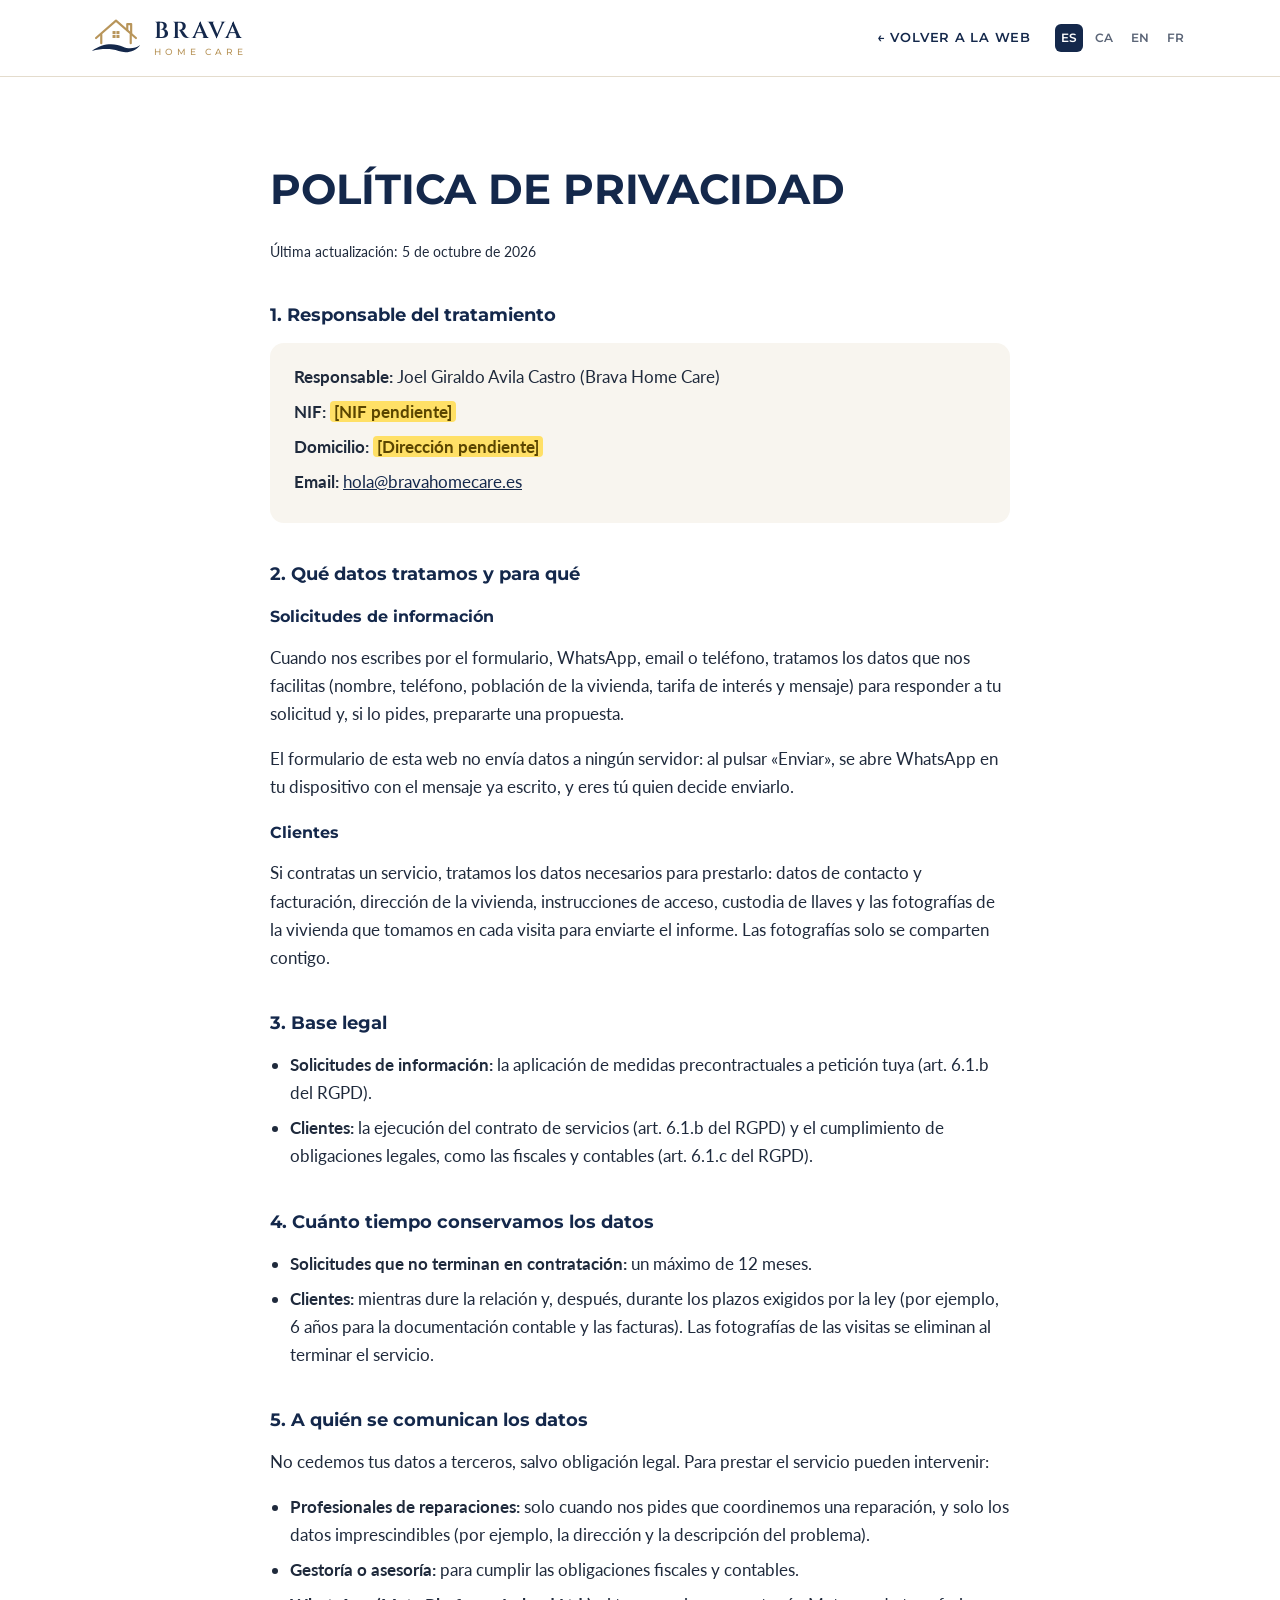
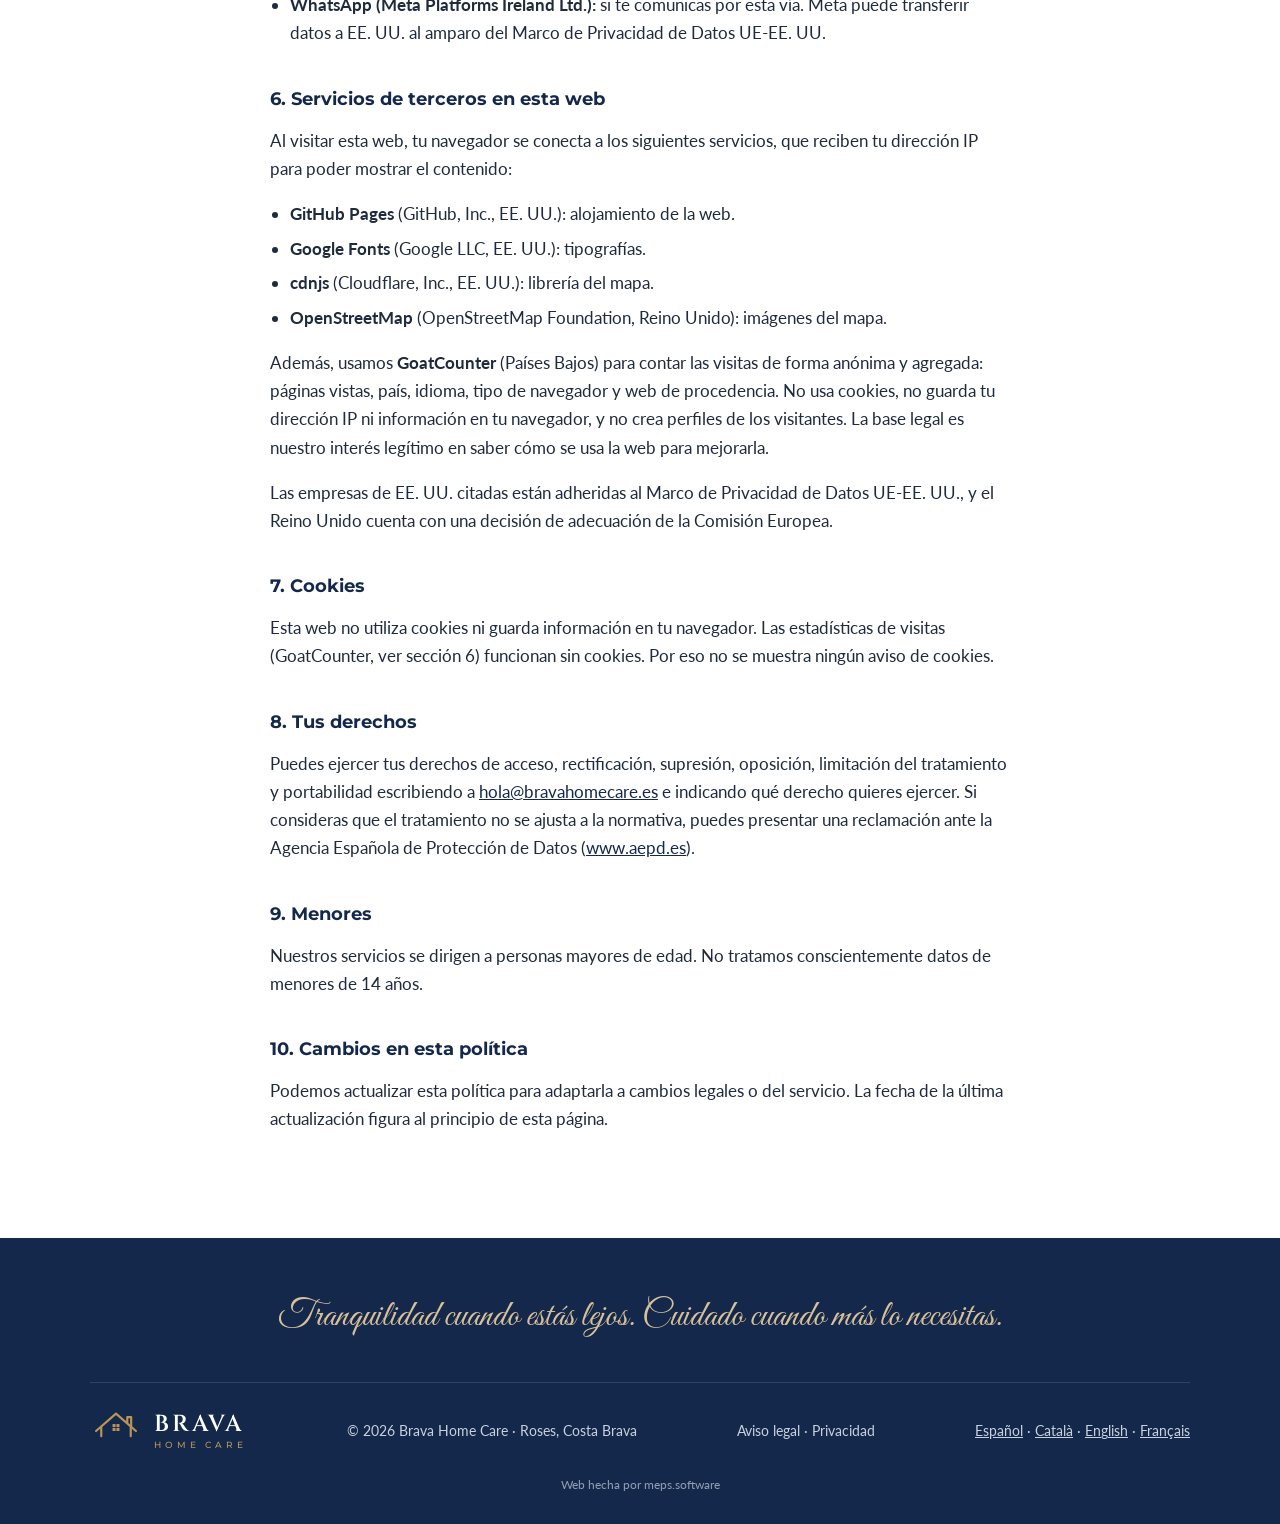
<file: es/privacidad.html>
<!doctype html>
<html lang="es">
<head>
  <meta charset="utf-8">
  <meta name="viewport" content="width=device-width, initial-scale=1">
  <title>Política de privacidad · Brava Home Care</title>
  <meta name="robots" content="noindex, follow">
  <link rel="canonical" href="https://bravahomecare.es/es/privacidad.html">
  <link rel="alternate" hreflang="es" href="https://bravahomecare.es/es/privacidad.html">
  <link rel="alternate" hreflang="ca" href="https://bravahomecare.es/ca/privacitat.html">
  <link rel="alternate" hreflang="en" href="https://bravahomecare.es/en/privacy.html">
  <link rel="alternate" hreflang="fr" href="https://bravahomecare.es/fr/confidentialite.html">
  <link rel="icon" href="../assets/img/logo-mark.svg" type="image/svg+xml">

  <link rel="preconnect" href="https://fonts.googleapis.com">
  <link rel="preconnect" href="https://fonts.gstatic.com" crossorigin>
  <link href="https://fonts.googleapis.com/css2?family=Cinzel:wght@500;600&family=Great+Vibes&family=Lato:wght@400;700&family=Montserrat:wght@500;600;700&display=swap" rel="stylesheet">
  <link rel="stylesheet" href="../assets/css/style.css">
</head>
<body>

<header class="header">
  <div class="container header__inner">
    <a class="brand" href="./" aria-label="Brava Home Care, inicio">
      <img src="../assets/img/logo-mark.svg" alt="" width="52" height="40">
      <span class="brand__text">
        <span class="brand__name">BRAVA</span>
        <span class="brand__sub">HOME CARE</span>
      </span>
    </a>

    <nav class="nav nav--legal">
      <a class="nav__back" href="./">← Volver a la web</a>
      <div class="lang" aria-label="Idioma">
        <a href="../es/privacidad.html" aria-current="true" lang="es">ES</a>
        <a href="../ca/privacitat.html" lang="ca">CA</a>
        <a href="../en/privacy.html" lang="en">EN</a>
        <a href="../fr/confidentialite.html" lang="fr">FR</a>
      </div>
    </nav>
  </div>
</header>

<main class="section">
  <article class="container legal">
    <h1>Política de privacidad</h1>
    <p class="legal__updated">Última actualización: 5 de octubre de 2026</p>

<h2>1. Responsable del tratamiento</h2>
<ul class="legal__data">
  <li><strong>Responsable:</strong> Joel Giraldo Avila Castro (Brava Home Care)</li>
  <li><strong>NIF:</strong> <mark class="todo">[NIF pendiente]</mark></li>
  <li><strong>Domicilio:</strong> <mark class="todo">[Dirección pendiente]</mark></li>
  <li><strong>Email:</strong> <a href="#" data-contact="email" data-user="hola">email</a></li>
</ul>

<h2>2. Qué datos tratamos y para qué</h2>
<h3>Solicitudes de información</h3>
<p>Cuando nos escribes por el formulario, WhatsApp, email o teléfono, tratamos los datos que nos facilitas (nombre, teléfono, población de la vivienda, tarifa de interés y mensaje) para responder a tu solicitud y, si lo pides, prepararte una propuesta.</p>
<p>El formulario de esta web no envía datos a ningún servidor: al pulsar «Enviar», se abre WhatsApp en tu dispositivo con el mensaje ya escrito, y eres tú quien decide enviarlo.</p>
<h3>Clientes</h3>
<p>Si contratas un servicio, tratamos los datos necesarios para prestarlo: datos de contacto y facturación, dirección de la vivienda, instrucciones de acceso, custodia de llaves y las fotografías de la vivienda que tomamos en cada visita para enviarte el informe. Las fotografías solo se comparten contigo.</p>

<h2>3. Base legal</h2>
<ul>
  <li><strong>Solicitudes de información:</strong> la aplicación de medidas precontractuales a petición tuya (art. 6.1.b del RGPD).</li>
  <li><strong>Clientes:</strong> la ejecución del contrato de servicios (art. 6.1.b del RGPD) y el cumplimiento de obligaciones legales, como las fiscales y contables (art. 6.1.c del RGPD).</li>
</ul>

<h2>4. Cuánto tiempo conservamos los datos</h2>
<ul>
  <li><strong>Solicitudes que no terminan en contratación:</strong> un máximo de 12 meses.</li>
  <li><strong>Clientes:</strong> mientras dure la relación y, después, durante los plazos exigidos por la ley (por ejemplo, 6 años para la documentación contable y las facturas). Las fotografías de las visitas se eliminan al terminar el servicio.</li>
</ul>

<h2>5. A quién se comunican los datos</h2>
<p>No cedemos tus datos a terceros, salvo obligación legal. Para prestar el servicio pueden intervenir:</p>
<ul>
  <li><strong>Profesionales de reparaciones:</strong> solo cuando nos pides que coordinemos una reparación, y solo los datos imprescindibles (por ejemplo, la dirección y la descripción del problema).</li>
  <li><strong>Gestoría o asesoría:</strong> para cumplir las obligaciones fiscales y contables.</li>
  <li><strong>WhatsApp (Meta Platforms Ireland Ltd.):</strong> si te comunicas por esta vía. Meta puede transferir datos a EE. UU. al amparo del Marco de Privacidad de Datos UE-EE. UU.</li>
</ul>

<h2>6. Servicios de terceros en esta web</h2>
<p>Al visitar esta web, tu navegador se conecta a los siguientes servicios, que reciben tu dirección IP para poder mostrar el contenido:</p>
<ul>
  <li><strong>GitHub Pages</strong> (GitHub, Inc., EE. UU.): alojamiento de la web.</li>
  <li><strong>Google Fonts</strong> (Google LLC, EE. UU.): tipografías.</li>
  <li><strong>cdnjs</strong> (Cloudflare, Inc., EE. UU.): librería del mapa.</li>
  <li><strong>OpenStreetMap</strong> (OpenStreetMap Foundation, Reino Unido): imágenes del mapa.</li>
</ul>
<p>Además, usamos <strong>GoatCounter</strong> (Países Bajos) para contar las visitas de forma anónima y agregada: páginas vistas, país, idioma, tipo de navegador y web de procedencia. No usa cookies, no guarda tu dirección IP ni información en tu navegador, y no crea perfiles de los visitantes. La base legal es nuestro interés legítimo en saber cómo se usa la web para mejorarla.</p>
<p>Las empresas de EE. UU. citadas están adheridas al Marco de Privacidad de Datos UE-EE. UU., y el Reino Unido cuenta con una decisión de adecuación de la Comisión Europea.</p>

<h2>7. Cookies</h2>
<p>Esta web no utiliza cookies ni guarda información en tu navegador. Las estadísticas de visitas (GoatCounter, ver sección 6) funcionan sin cookies. Por eso no se muestra ningún aviso de cookies.</p>

<h2>8. Tus derechos</h2>
<p>Puedes ejercer tus derechos de acceso, rectificación, supresión, oposición, limitación del tratamiento y portabilidad escribiendo a <a href="#" data-contact="email" data-user="hola">email</a> e indicando qué derecho quieres ejercer. Si consideras que el tratamiento no se ajusta a la normativa, puedes presentar una reclamación ante la Agencia Española de Protección de Datos (<a href="https://www.aepd.es" target="_blank" rel="noopener">www.aepd.es</a>).</p>

<h2>9. Menores</h2>
<p>Nuestros servicios se dirigen a personas mayores de edad. No tratamos conscientemente datos de menores de 14 años.</p>

<h2>10. Cambios en esta política</h2>
<p>Podemos actualizar esta política para adaptarla a cambios legales o del servicio. La fecha de la última actualización figura al principio de esta página.</p>

  </article>
</main>

<footer class="footer">
  <div class="container">
    <p class="footer__tagline">Tranquilidad cuando estás lejos. Cuidado cuando más lo necesitas.</p>
    <div class="footer__grid">
      <a class="brand" href="./" aria-label="Brava Home Care, inicio">
        <img src="../assets/img/logo-mark.svg" alt="" width="44" height="34">
        <span class="brand__text">
          <span class="brand__name">BRAVA</span>
          <span class="brand__sub">HOME CARE</span>
        </span>
      </a>
      <span>© <span id="year">2026</span> Brava Home Care · Roses, Costa Brava</span>
      <span class="footer__legal"><a href="aviso-legal.html">Aviso legal</a> · <a href="privacidad.html">Privacidad</a></span>
      <span><a href="../es/" lang="es">Español</a> · <a href="../ca/" lang="ca">Català</a> · <a href="../en/" lang="en">English</a> · <a href="../fr/" lang="fr">Français</a></span>
    </div>
    <p class="footer__credit">Web hecha por <a href="https://meps.software" target="_blank" rel="noopener">meps.software</a></p>
  </div>
</footer>

<script src="../assets/js/main.js"></script>
<script data-goatcounter="https://bravahomecare.goatcounter.com/count" async src="https://gc.zgo.at/count.v4.js" crossorigin="anonymous" integrity="sha384-nRw6qfbWyJha9LhsOtSb2YJDyZdKvvCFh0fJYlkquSFjUxp9FVNugbfy8q1jdxI+"></script>
</body>
</html>
</file>
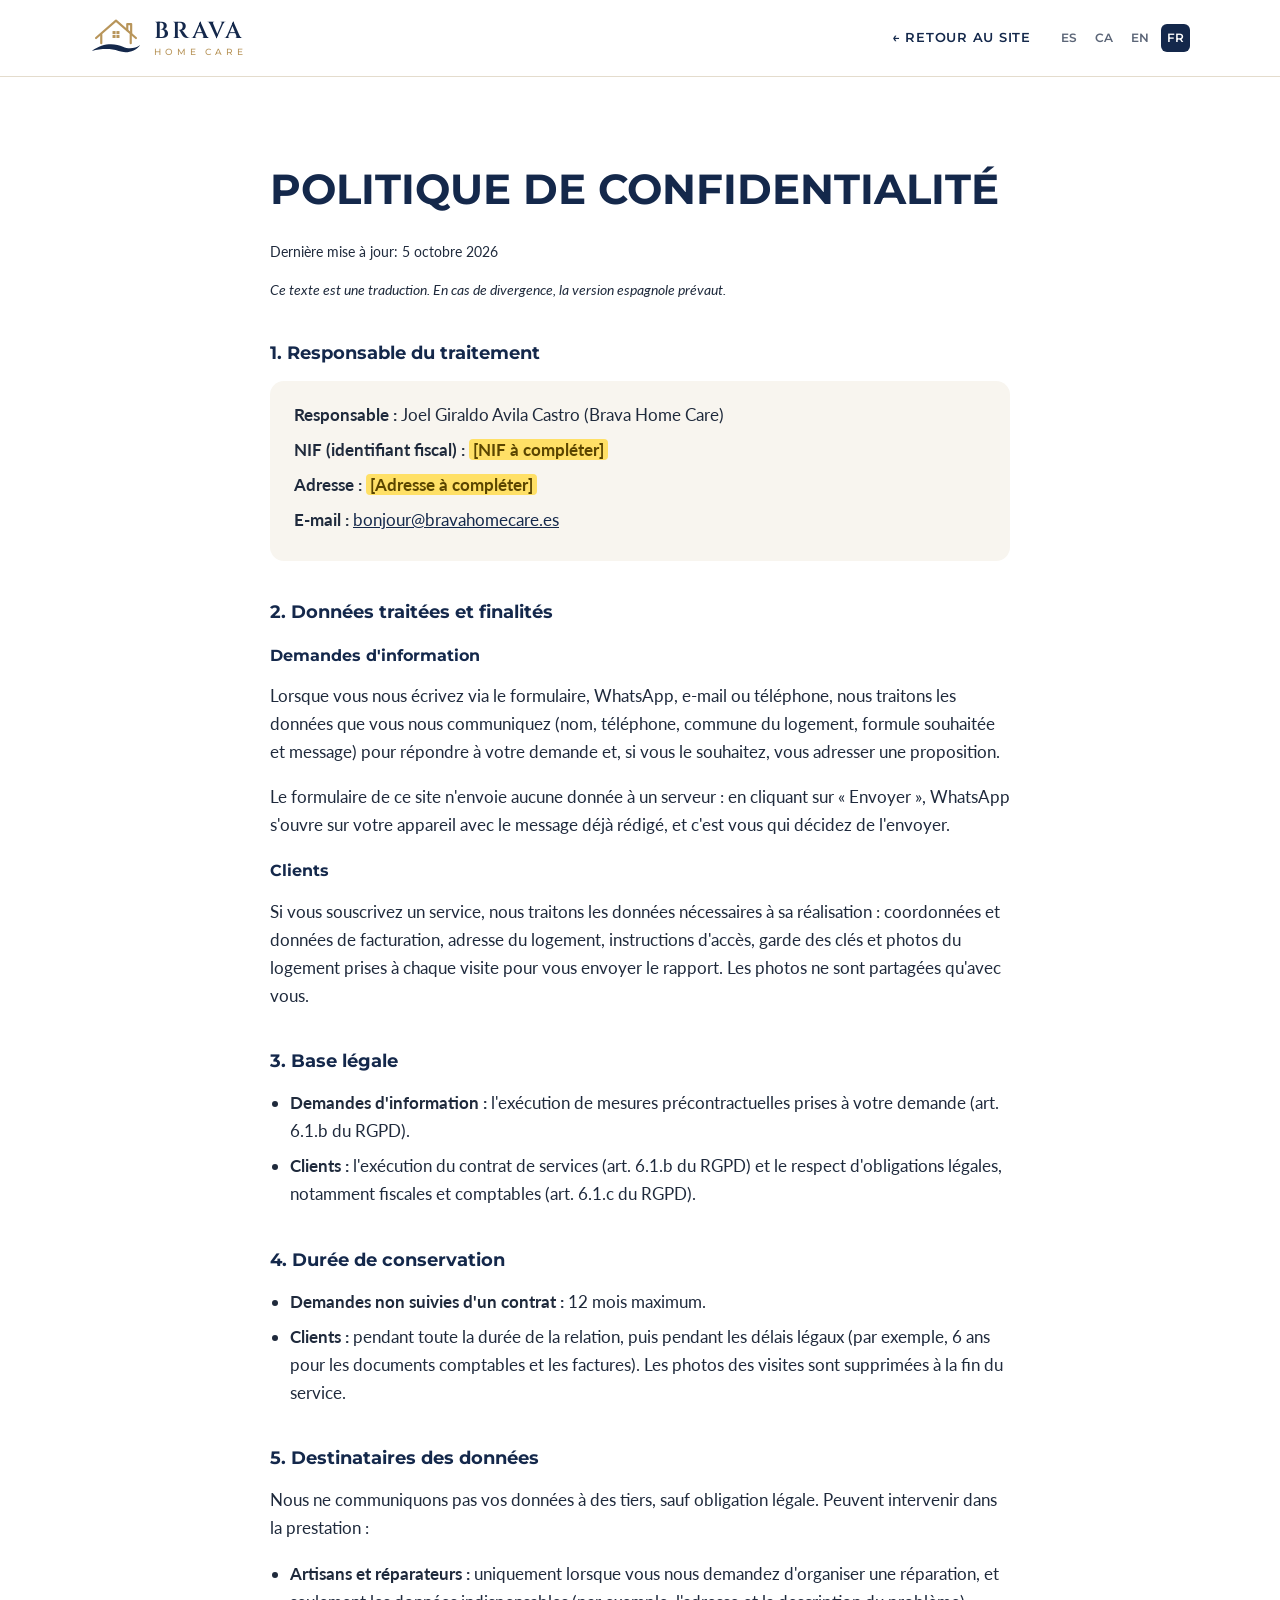
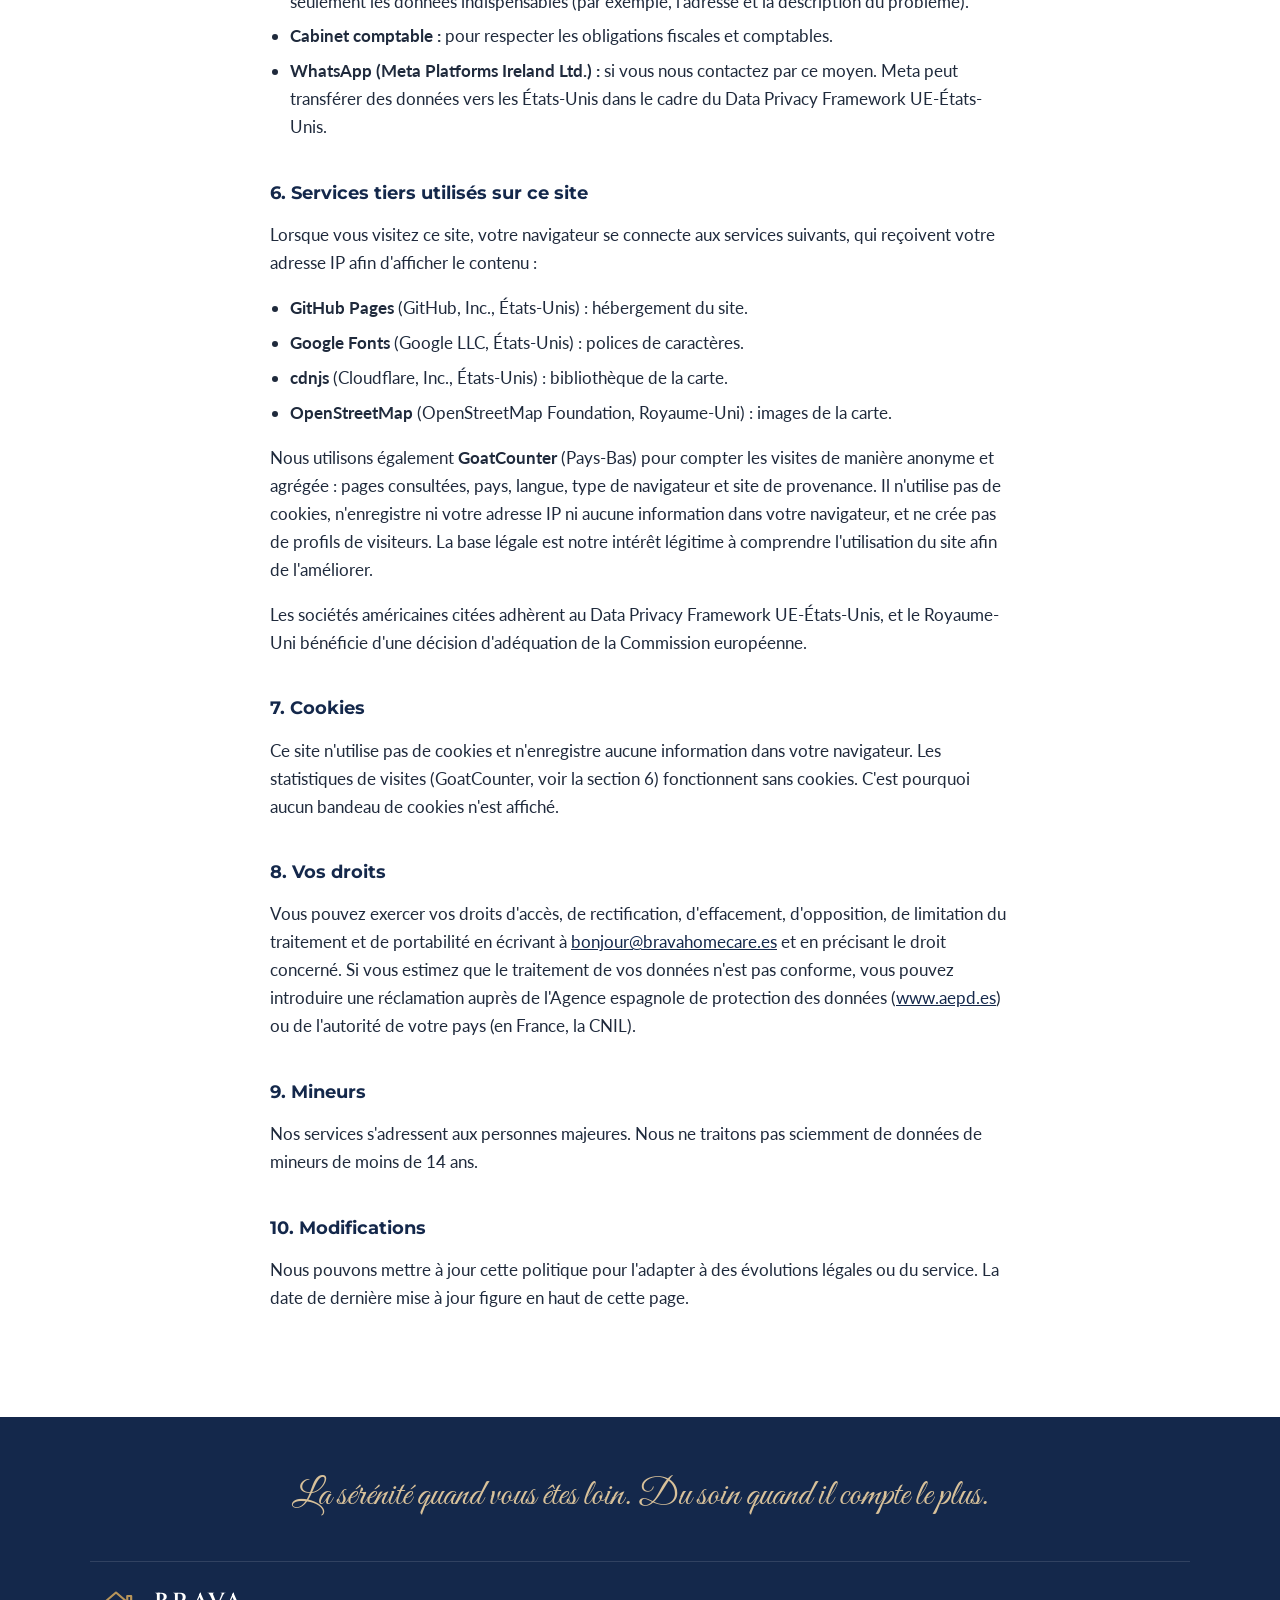
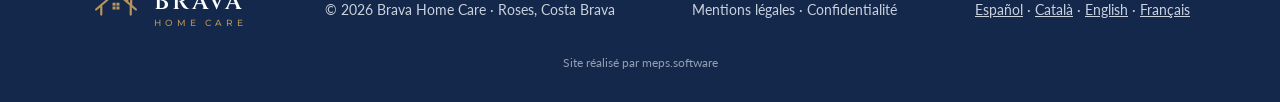
<file: fr/confidentialite.html>
<!doctype html>
<html lang="fr">
<head>
  <meta charset="utf-8">
  <meta name="viewport" content="width=device-width, initial-scale=1">
  <title>Politique de confidentialité · Brava Home Care</title>
  <meta name="robots" content="noindex, follow">
  <link rel="canonical" href="https://bravahomecare.es/fr/confidentialite.html">
  <link rel="alternate" hreflang="es" href="https://bravahomecare.es/es/privacidad.html">
  <link rel="alternate" hreflang="ca" href="https://bravahomecare.es/ca/privacitat.html">
  <link rel="alternate" hreflang="en" href="https://bravahomecare.es/en/privacy.html">
  <link rel="alternate" hreflang="fr" href="https://bravahomecare.es/fr/confidentialite.html">
  <link rel="icon" href="../assets/img/logo-mark.svg" type="image/svg+xml">

  <link rel="preconnect" href="https://fonts.googleapis.com">
  <link rel="preconnect" href="https://fonts.gstatic.com" crossorigin>
  <link href="https://fonts.googleapis.com/css2?family=Cinzel:wght@500;600&family=Great+Vibes&family=Lato:wght@400;700&family=Montserrat:wght@500;600;700&display=swap" rel="stylesheet">
  <link rel="stylesheet" href="../assets/css/style.css">
</head>
<body>

<header class="header">
  <div class="container header__inner">
    <a class="brand" href="./" aria-label="Brava Home Care, accueil">
      <img src="../assets/img/logo-mark.svg" alt="" width="52" height="40">
      <span class="brand__text">
        <span class="brand__name">BRAVA</span>
        <span class="brand__sub">HOME CARE</span>
      </span>
    </a>

    <nav class="nav nav--legal">
      <a class="nav__back" href="./">← Retour au site</a>
      <div class="lang" aria-label="Langue">
        <a href="../es/privacidad.html" lang="es">ES</a>
        <a href="../ca/privacitat.html" lang="ca">CA</a>
        <a href="../en/privacy.html" lang="en">EN</a>
        <a href="../fr/confidentialite.html" aria-current="true" lang="fr">FR</a>
      </div>
    </nav>
  </div>
</header>

<main class="section">
  <article class="container legal">
    <h1>Politique de confidentialité</h1>
    <p class="legal__updated">Dernière mise à jour: 5 octobre 2026</p>
    <p class="legal__note">Ce texte est une traduction. En cas de divergence, la version espagnole prévaut.</p>

<h2>1. Responsable du traitement</h2>
<ul class="legal__data">
  <li><strong>Responsable :</strong> Joel Giraldo Avila Castro (Brava Home Care)</li>
  <li><strong>NIF (identifiant fiscal) :</strong> <mark class="todo">[NIF à compléter]</mark></li>
  <li><strong>Adresse :</strong> <mark class="todo">[Adresse à compléter]</mark></li>
  <li><strong>E-mail :</strong> <a href="#" data-contact="email" data-user="bonjour">email</a></li>
</ul>

<h2>2. Données traitées et finalités</h2>
<h3>Demandes d'information</h3>
<p>Lorsque vous nous écrivez via le formulaire, WhatsApp, e-mail ou téléphone, nous traitons les données que vous nous communiquez (nom, téléphone, commune du logement, formule souhaitée et message) pour répondre à votre demande et, si vous le souhaitez, vous adresser une proposition.</p>
<p>Le formulaire de ce site n'envoie aucune donnée à un serveur : en cliquant sur « Envoyer », WhatsApp s'ouvre sur votre appareil avec le message déjà rédigé, et c'est vous qui décidez de l'envoyer.</p>
<h3>Clients</h3>
<p>Si vous souscrivez un service, nous traitons les données nécessaires à sa réalisation : coordonnées et données de facturation, adresse du logement, instructions d'accès, garde des clés et photos du logement prises à chaque visite pour vous envoyer le rapport. Les photos ne sont partagées qu'avec vous.</p>

<h2>3. Base légale</h2>
<ul>
  <li><strong>Demandes d'information :</strong> l'exécution de mesures précontractuelles prises à votre demande (art. 6.1.b du RGPD).</li>
  <li><strong>Clients :</strong> l'exécution du contrat de services (art. 6.1.b du RGPD) et le respect d'obligations légales, notamment fiscales et comptables (art. 6.1.c du RGPD).</li>
</ul>

<h2>4. Durée de conservation</h2>
<ul>
  <li><strong>Demandes non suivies d'un contrat :</strong> 12 mois maximum.</li>
  <li><strong>Clients :</strong> pendant toute la durée de la relation, puis pendant les délais légaux (par exemple, 6 ans pour les documents comptables et les factures). Les photos des visites sont supprimées à la fin du service.</li>
</ul>

<h2>5. Destinataires des données</h2>
<p>Nous ne communiquons pas vos données à des tiers, sauf obligation légale. Peuvent intervenir dans la prestation :</p>
<ul>
  <li><strong>Artisans et réparateurs :</strong> uniquement lorsque vous nous demandez d'organiser une réparation, et seulement les données indispensables (par exemple, l'adresse et la description du problème).</li>
  <li><strong>Cabinet comptable :</strong> pour respecter les obligations fiscales et comptables.</li>
  <li><strong>WhatsApp (Meta Platforms Ireland Ltd.) :</strong> si vous nous contactez par ce moyen. Meta peut transférer des données vers les États-Unis dans le cadre du Data Privacy Framework UE-États-Unis.</li>
</ul>

<h2>6. Services tiers utilisés sur ce site</h2>
<p>Lorsque vous visitez ce site, votre navigateur se connecte aux services suivants, qui reçoivent votre adresse IP afin d'afficher le contenu :</p>
<ul>
  <li><strong>GitHub Pages</strong> (GitHub, Inc., États-Unis) : hébergement du site.</li>
  <li><strong>Google Fonts</strong> (Google LLC, États-Unis) : polices de caractères.</li>
  <li><strong>cdnjs</strong> (Cloudflare, Inc., États-Unis) : bibliothèque de la carte.</li>
  <li><strong>OpenStreetMap</strong> (OpenStreetMap Foundation, Royaume-Uni) : images de la carte.</li>
</ul>
<p>Nous utilisons également <strong>GoatCounter</strong> (Pays-Bas) pour compter les visites de manière anonyme et agrégée : pages consultées, pays, langue, type de navigateur et site de provenance. Il n'utilise pas de cookies, n'enregistre ni votre adresse IP ni aucune information dans votre navigateur, et ne crée pas de profils de visiteurs. La base légale est notre intérêt légitime à comprendre l'utilisation du site afin de l'améliorer.</p>
<p>Les sociétés américaines citées adhèrent au Data Privacy Framework UE-États-Unis, et le Royaume-Uni bénéficie d'une décision d'adéquation de la Commission européenne.</p>

<h2>7. Cookies</h2>
<p>Ce site n'utilise pas de cookies et n'enregistre aucune information dans votre navigateur. Les statistiques de visites (GoatCounter, voir la section 6) fonctionnent sans cookies. C'est pourquoi aucun bandeau de cookies n'est affiché.</p>

<h2>8. Vos droits</h2>
<p>Vous pouvez exercer vos droits d'accès, de rectification, d'effacement, d'opposition, de limitation du traitement et de portabilité en écrivant à <a href="#" data-contact="email" data-user="bonjour">email</a> et en précisant le droit concerné. Si vous estimez que le traitement de vos données n'est pas conforme, vous pouvez introduire une réclamation auprès de l'Agence espagnole de protection des données (<a href="https://www.aepd.es" target="_blank" rel="noopener">www.aepd.es</a>) ou de l'autorité de votre pays (en France, la CNIL).</p>

<h2>9. Mineurs</h2>
<p>Nos services s'adressent aux personnes majeures. Nous ne traitons pas sciemment de données de mineurs de moins de 14 ans.</p>

<h2>10. Modifications</h2>
<p>Nous pouvons mettre à jour cette politique pour l'adapter à des évolutions légales ou du service. La date de dernière mise à jour figure en haut de cette page.</p>

  </article>
</main>

<footer class="footer">
  <div class="container">
    <p class="footer__tagline">La sérénité quand vous êtes loin. Du soin quand il compte le plus.</p>
    <div class="footer__grid">
      <a class="brand" href="./" aria-label="Brava Home Care, accueil">
        <img src="../assets/img/logo-mark.svg" alt="" width="44" height="34">
        <span class="brand__text">
          <span class="brand__name">BRAVA</span>
          <span class="brand__sub">HOME CARE</span>
        </span>
      </a>
      <span>© <span id="year">2026</span> Brava Home Care · Roses, Costa Brava</span>
      <span class="footer__legal"><a href="mentions-legales.html">Mentions légales</a> · <a href="confidentialite.html">Confidentialité</a></span>
      <span><a href="../es/" lang="es">Español</a> · <a href="../ca/" lang="ca">Català</a> · <a href="../en/" lang="en">English</a> · <a href="../fr/" lang="fr">Français</a></span>
    </div>
    <p class="footer__credit">Site réalisé par <a href="https://meps.software" target="_blank" rel="noopener">meps.software</a></p>
  </div>
</footer>

<script src="../assets/js/main.js"></script>
<script data-goatcounter="https://bravahomecare.goatcounter.com/count" async src="https://gc.zgo.at/count.v4.js" crossorigin="anonymous" integrity="sha384-nRw6qfbWyJha9LhsOtSb2YJDyZdKvvCFh0fJYlkquSFjUxp9FVNugbfy8q1jdxI+"></script>
</body>
</html>
</file>
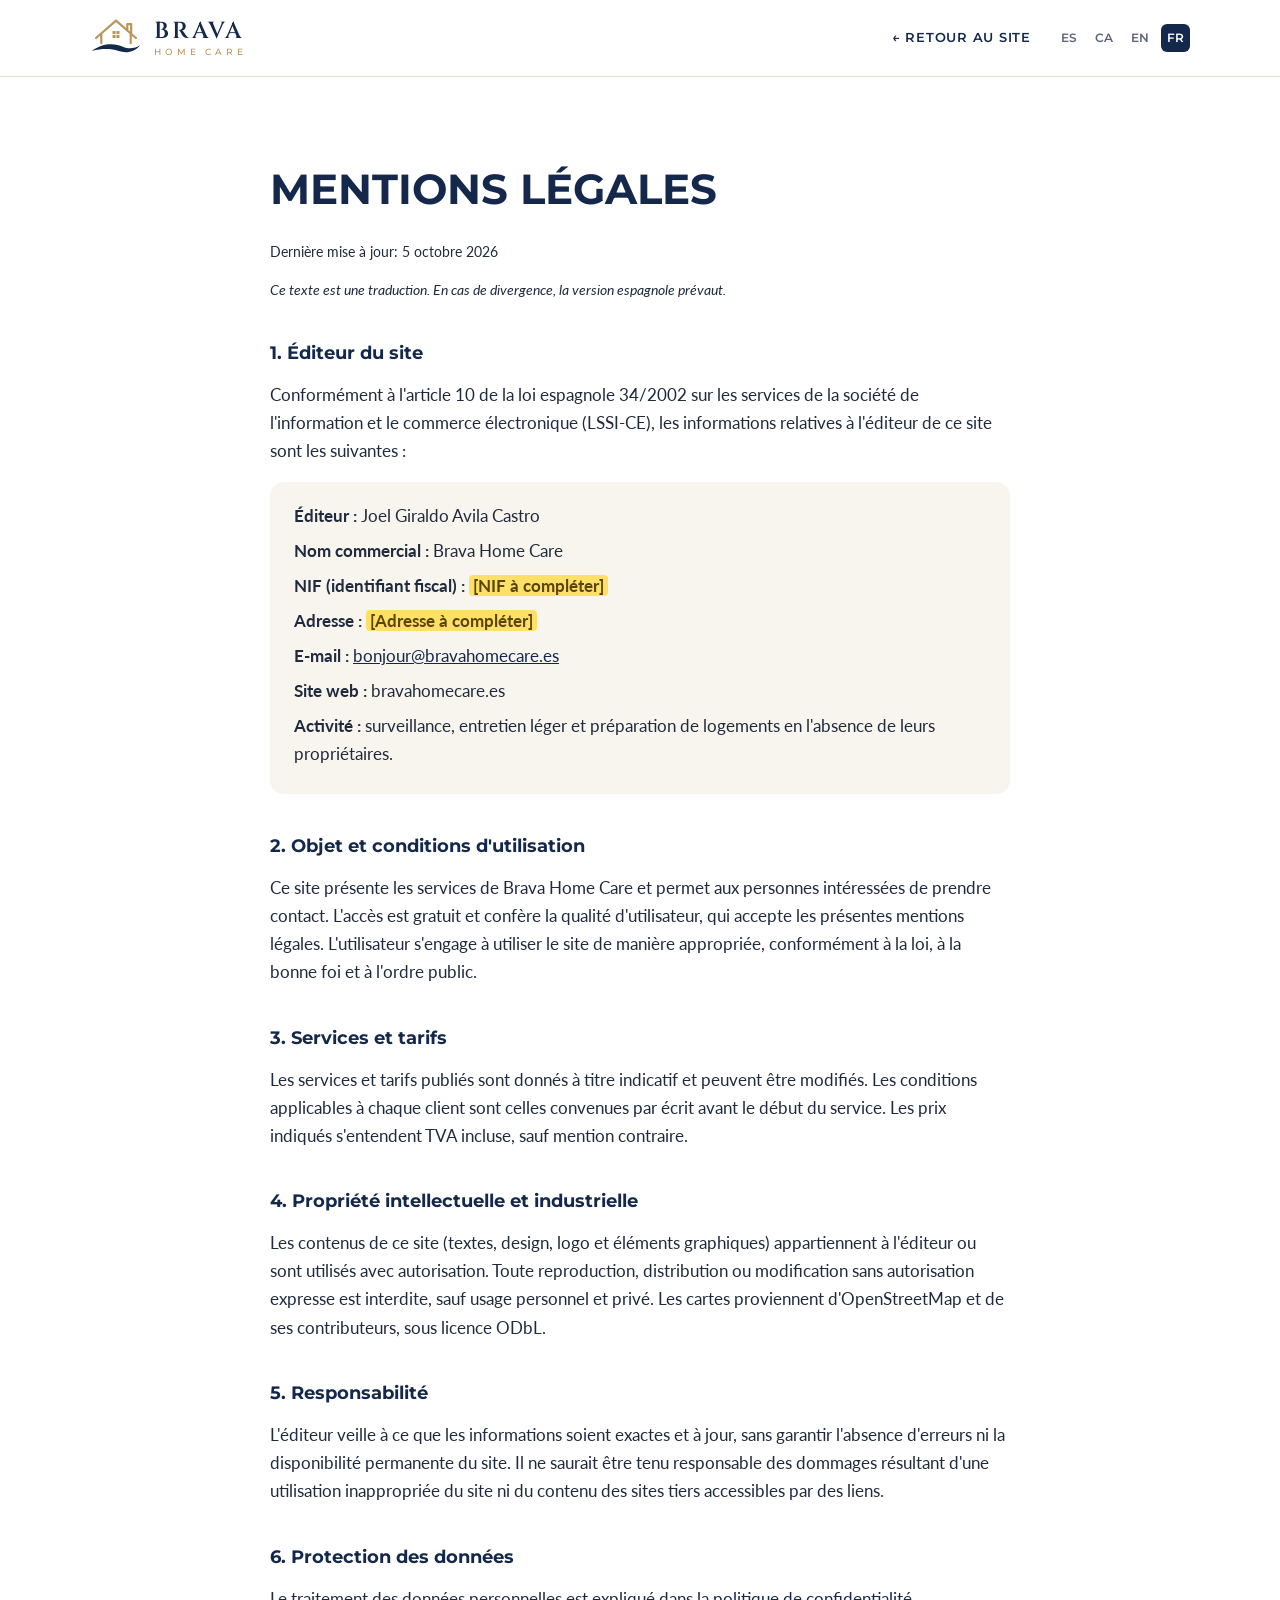
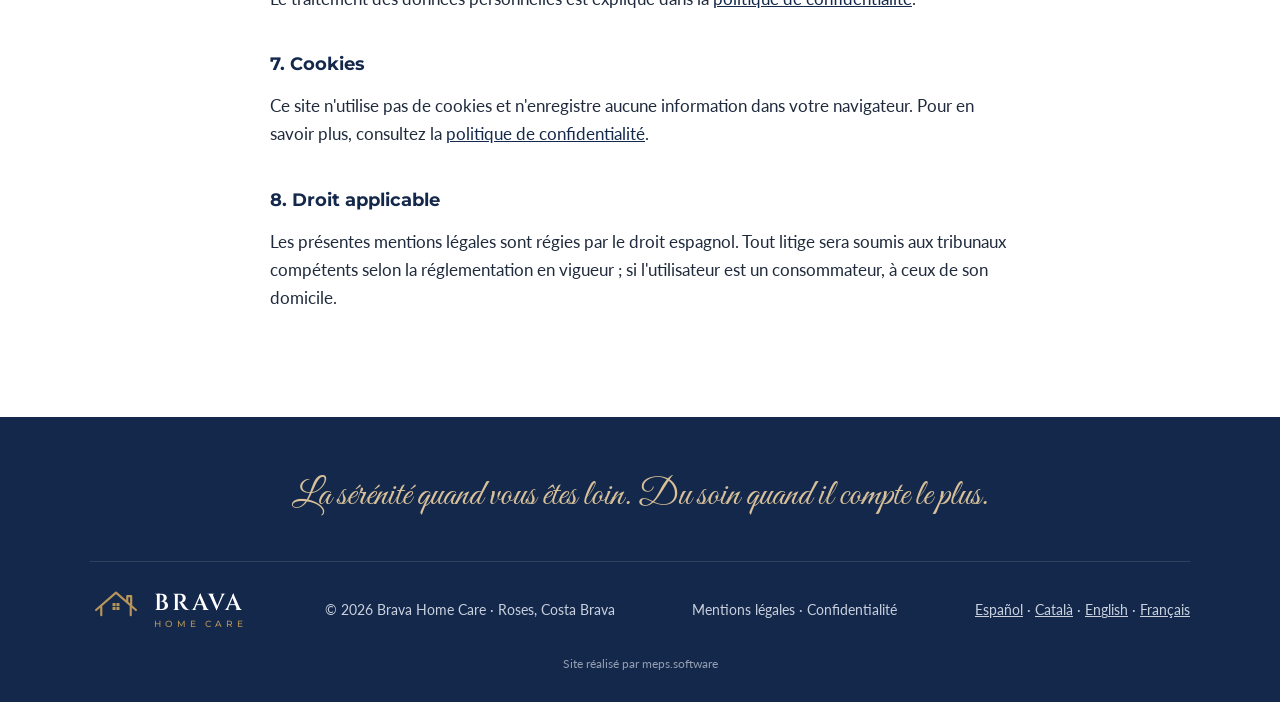
<file: fr/mentions-legales.html>
<!doctype html>
<html lang="fr">
<head>
  <meta charset="utf-8">
  <meta name="viewport" content="width=device-width, initial-scale=1">
  <title>Mentions légales · Brava Home Care</title>
  <meta name="robots" content="noindex, follow">
  <link rel="canonical" href="https://bravahomecare.es/fr/mentions-legales.html">
  <link rel="alternate" hreflang="es" href="https://bravahomecare.es/es/aviso-legal.html">
  <link rel="alternate" hreflang="ca" href="https://bravahomecare.es/ca/avis-legal.html">
  <link rel="alternate" hreflang="en" href="https://bravahomecare.es/en/legal-notice.html">
  <link rel="alternate" hreflang="fr" href="https://bravahomecare.es/fr/mentions-legales.html">
  <link rel="icon" href="../assets/img/logo-mark.svg" type="image/svg+xml">

  <link rel="preconnect" href="https://fonts.googleapis.com">
  <link rel="preconnect" href="https://fonts.gstatic.com" crossorigin>
  <link href="https://fonts.googleapis.com/css2?family=Cinzel:wght@500;600&family=Great+Vibes&family=Lato:wght@400;700&family=Montserrat:wght@500;600;700&display=swap" rel="stylesheet">
  <link rel="stylesheet" href="../assets/css/style.css">
</head>
<body>

<header class="header">
  <div class="container header__inner">
    <a class="brand" href="./" aria-label="Brava Home Care, accueil">
      <img src="../assets/img/logo-mark.svg" alt="" width="52" height="40">
      <span class="brand__text">
        <span class="brand__name">BRAVA</span>
        <span class="brand__sub">HOME CARE</span>
      </span>
    </a>

    <nav class="nav nav--legal">
      <a class="nav__back" href="./">← Retour au site</a>
      <div class="lang" aria-label="Langue">
        <a href="../es/aviso-legal.html" lang="es">ES</a>
        <a href="../ca/avis-legal.html" lang="ca">CA</a>
        <a href="../en/legal-notice.html" lang="en">EN</a>
        <a href="../fr/mentions-legales.html" aria-current="true" lang="fr">FR</a>
      </div>
    </nav>
  </div>
</header>

<main class="section">
  <article class="container legal">
    <h1>Mentions légales</h1>
    <p class="legal__updated">Dernière mise à jour: 5 octobre 2026</p>
    <p class="legal__note">Ce texte est une traduction. En cas de divergence, la version espagnole prévaut.</p>

<h2>1. Éditeur du site</h2>
<p>Conformément à l'article 10 de la loi espagnole 34/2002 sur les services de la société de l'information et le commerce électronique (LSSI-CE), les informations relatives à l'éditeur de ce site sont les suivantes :</p>
<ul class="legal__data">
  <li><strong>Éditeur :</strong> Joel Giraldo Avila Castro</li>
  <li><strong>Nom commercial :</strong> Brava Home Care</li>
  <li><strong>NIF (identifiant fiscal) :</strong> <mark class="todo">[NIF à compléter]</mark></li>
  <li><strong>Adresse :</strong> <mark class="todo">[Adresse à compléter]</mark></li>
  <li><strong>E-mail :</strong> <a href="#" data-contact="email" data-user="bonjour">email</a></li>
  <li><strong>Site web :</strong> bravahomecare.es</li>
  <li><strong>Activité :</strong> surveillance, entretien léger et préparation de logements en l'absence de leurs propriétaires.</li>
</ul>

<h2>2. Objet et conditions d'utilisation</h2>
<p>Ce site présente les services de Brava Home Care et permet aux personnes intéressées de prendre contact. L'accès est gratuit et confère la qualité d'utilisateur, qui accepte les présentes mentions légales. L'utilisateur s'engage à utiliser le site de manière appropriée, conformément à la loi, à la bonne foi et à l'ordre public.</p>

<h2>3. Services et tarifs</h2>
<p>Les services et tarifs publiés sont donnés à titre indicatif et peuvent être modifiés. Les conditions applicables à chaque client sont celles convenues par écrit avant le début du service. Les prix indiqués s'entendent TVA incluse, sauf mention contraire.</p>

<h2>4. Propriété intellectuelle et industrielle</h2>
<p>Les contenus de ce site (textes, design, logo et éléments graphiques) appartiennent à l'éditeur ou sont utilisés avec autorisation. Toute reproduction, distribution ou modification sans autorisation expresse est interdite, sauf usage personnel et privé. Les cartes proviennent d'OpenStreetMap et de ses contributeurs, sous licence ODbL.</p>

<h2>5. Responsabilité</h2>
<p>L'éditeur veille à ce que les informations soient exactes et à jour, sans garantir l'absence d'erreurs ni la disponibilité permanente du site. Il ne saurait être tenu responsable des dommages résultant d'une utilisation inappropriée du site ni du contenu des sites tiers accessibles par des liens.</p>

<h2>6. Protection des données</h2>
<p>Le traitement des données personnelles est expliqué dans la <a href="confidentialite.html">politique de confidentialité</a>.</p>

<h2>7. Cookies</h2>
<p>Ce site n'utilise pas de cookies et n'enregistre aucune information dans votre navigateur. Pour en savoir plus, consultez la <a href="confidentialite.html">politique de confidentialité</a>.</p>

<h2>8. Droit applicable</h2>
<p>Les présentes mentions légales sont régies par le droit espagnol. Tout litige sera soumis aux tribunaux compétents selon la réglementation en vigueur ; si l'utilisateur est un consommateur, à ceux de son domicile.</p>

  </article>
</main>

<footer class="footer">
  <div class="container">
    <p class="footer__tagline">La sérénité quand vous êtes loin. Du soin quand il compte le plus.</p>
    <div class="footer__grid">
      <a class="brand" href="./" aria-label="Brava Home Care, accueil">
        <img src="../assets/img/logo-mark.svg" alt="" width="44" height="34">
        <span class="brand__text">
          <span class="brand__name">BRAVA</span>
          <span class="brand__sub">HOME CARE</span>
        </span>
      </a>
      <span>© <span id="year">2026</span> Brava Home Care · Roses, Costa Brava</span>
      <span class="footer__legal"><a href="mentions-legales.html">Mentions légales</a> · <a href="confidentialite.html">Confidentialité</a></span>
      <span><a href="../es/" lang="es">Español</a> · <a href="../ca/" lang="ca">Català</a> · <a href="../en/" lang="en">English</a> · <a href="../fr/" lang="fr">Français</a></span>
    </div>
    <p class="footer__credit">Site réalisé par <a href="https://meps.software" target="_blank" rel="noopener">meps.software</a></p>
  </div>
</footer>

<script src="../assets/js/main.js"></script>
<script data-goatcounter="https://bravahomecare.goatcounter.com/count" async src="https://gc.zgo.at/count.v4.js" crossorigin="anonymous" integrity="sha384-nRw6qfbWyJha9LhsOtSb2YJDyZdKvvCFh0fJYlkquSFjUxp9FVNugbfy8q1jdxI+"></script>
</body>
</html>
</file>
<file: assets/css/style.css>
/* Brava Home Care — estilos compartidos (es / en) */

:root {
  --navy: #14284b;
  --navy-deep: #0e1d38;
  --gold: #b8955a;
  --gold-soft: #d8c19a;
  --cream: #f1ebe1;
  --cream-light: #f8f5ef;
  --white: #ffffff;
  --text: #1f2a3c;
  --muted: #5b6577;
  --line: #e4dccd;

  --font-brand: "Cinzel", "Times New Roman", serif;
  --font-head: "Montserrat", system-ui, sans-serif;
  --font-body: "Lato", system-ui, sans-serif;
  --font-script: "Great Vibes", cursive;

  --radius: 14px;
  --shadow: 0 10px 30px rgba(20, 40, 75, 0.08);
  --container: 1140px;
}

*, *::before, *::after { box-sizing: border-box; }

html { scroll-behavior: smooth; scroll-padding-top: 84px; }

body {
  margin: 0;
  font-family: var(--font-body);
  font-size: 17px;
  line-height: 1.65;
  color: var(--text);
  background: var(--white);
}

img { max-width: 100%; display: block; }
a { color: inherit; }

.container {
  width: 100%;
  max-width: var(--container);
  margin: 0 auto;
  padding: 0 20px;
}

h1, h2, h3 {
  font-family: var(--font-head);
  color: var(--navy);
  line-height: 1.2;
  margin: 0 0 0.6em;
}

h2 {
  font-size: clamp(1.6rem, 3vw, 2.2rem);
  font-weight: 700;
  text-transform: uppercase;
  letter-spacing: 0.02em;
}

h3 { font-size: 1.1rem; font-weight: 700; }

.eyebrow {
  display: inline-block;
  font-family: var(--font-head);
  font-size: 0.78rem;
  font-weight: 600;
  letter-spacing: 0.22em;
  text-transform: uppercase;
  color: var(--gold);
  margin-bottom: 0.8rem;
}

.section { padding: 88px 0; }
.section--cream { background: var(--cream-light); }
.section__head { max-width: 680px; margin: 0 auto 48px; text-align: center; }
.section__head p { color: var(--muted); margin: 0; }

/* Botones */
.btn {
  display: inline-flex;
  align-items: center;
  justify-content: center;
  gap: 0.5em;
  padding: 14px 26px;
  border-radius: 999px;
  border: 2px solid transparent;
  font-family: var(--font-head);
  font-size: 0.85rem;
  font-weight: 600;
  letter-spacing: 0.08em;
  text-transform: uppercase;
  text-decoration: none;
  cursor: pointer;
  transition: background 0.2s, color 0.2s, border-color 0.2s, transform 0.2s;
}
.btn:hover { transform: translateY(-1px); }
.btn--gold { background: var(--gold); color: var(--white); }
.btn--gold:hover { background: #a6824a; }
.btn--navy { background: var(--navy); color: var(--white); }
.btn--navy:hover { background: var(--navy-deep); }
.btn--outline { border-color: var(--navy); color: var(--navy); background: transparent; }
.btn--outline:hover { background: var(--navy); color: var(--white); }

/* Cabecera */
.header {
  position: sticky;
  top: 0;
  z-index: 50;
  background: rgba(255, 255, 255, 0.96);
  backdrop-filter: blur(8px);
  border-bottom: 1px solid var(--line);
}
.header__inner {
  display: flex;
  align-items: center;
  justify-content: space-between;
  gap: 20px;
  height: 76px;
}

.brand { display: flex; align-items: center; gap: 12px; text-decoration: none; }
.brand img { width: 52px; height: auto; }
.brand__text { display: flex; flex-direction: column; line-height: 1; }
.brand__name {
  font-family: var(--font-brand);
  font-size: 1.45rem;
  font-weight: 600;
  letter-spacing: 0.12em;
  color: var(--navy);
}
.brand__sub {
  font-family: var(--font-head);
  font-size: 0.58rem;
  font-weight: 500;
  letter-spacing: 0.42em;
  color: var(--gold);
  margin-top: 4px;
}

.nav { display: flex; align-items: center; gap: 28px; }
.nav__links { display: flex; gap: 24px; list-style: none; margin: 0; padding: 0; }
.nav__links a {
  font-family: var(--font-head);
  font-size: 0.8rem;
  font-weight: 600;
  letter-spacing: 0.08em;
  text-transform: uppercase;
  text-decoration: none;
  color: var(--navy);
}
.nav__links a:hover { color: var(--gold); }

.lang { display: flex; gap: 6px; font-family: var(--font-head); font-size: 0.78rem; font-weight: 600; }
.lang a { text-decoration: none; color: var(--muted); padding: 4px 6px; border-radius: 6px; }
.lang a[aria-current="true"] { color: var(--white); background: var(--navy); }

.nav-toggle {
  display: none;
  background: none;
  border: 0;
  padding: 8px;
  cursor: pointer;
  color: var(--navy);
}

/* Portada */
.hero { background: var(--cream-light); }
.hero__stage {
  position: relative;
  padding: 72px 0 150px;
  background:
    linear-gradient(90deg, rgba(248, 245, 239, 0.97) 0%, rgba(248, 245, 239, 0.9) 34%, rgba(248, 245, 239, 0.45) 54%, rgba(248, 245, 239, 0) 68%),
    url("../img/hero-bg.jpg") right center / cover no-repeat;
}
.hero__content { position: relative; max-width: 640px; }
.hero__eyebrow { display: flex; align-items: center; gap: 18px; margin-bottom: 1.2rem; }
.hero__eyebrow::after { content: ""; width: 110px; height: 2px; background: var(--gold); flex: none; }
.hero h1 {
  font-family: "DM Serif Display", Georgia, serif;
  font-size: clamp(2.6rem, 5.6vw, 4.5rem);
  font-weight: 400;
  line-height: 1.02;
  letter-spacing: -0.01em;
  margin-bottom: 0.45em;
}
.hero h1 em {
  display: block;
  font-style: normal;
  color: var(--gold);
  background: linear-gradient(90deg, #9c7a3f 0%, #d6b679 45%, #b8955a 100%);
  -webkit-background-clip: text;
  background-clip: text;
  -webkit-text-fill-color: transparent;
}
.hero__lead { font-size: 1.15rem; color: var(--navy); max-width: 540px; margin: 0 0 32px; }
.hero__ctas { display: flex; flex-wrap: wrap; gap: 18px; }
.hero__ctas .btn {
  min-width: 190px;
  padding: 15px 32px;
  font-size: 1rem;
  letter-spacing: 0.01em;
  text-transform: none;
}
.hero__ctas .btn--gold { background: linear-gradient(90deg, #a8834a, #c9a76a); box-shadow: 0 8px 20px rgba(156, 122, 63, 0.3); }
.hero__ctas .btn--gold:hover { background: linear-gradient(90deg, #977540, #b8955a); }
.hero__ctas .btn--outline { background: rgba(255, 255, 255, 0.7); }
.hero__ctas .btn--outline:hover { background: var(--navy); }

.hero__features {
  display: flex;
  list-style: none;
  margin: 44px 0 0;
  padding: 0;
}
.hero__features li {
  display: flex;
  flex-direction: column;
  align-items: center;
  gap: 10px;
  width: 136px;
  padding: 0 10px;
  text-align: center;
  font-size: 0.95rem;
  line-height: 1.25;
  color: var(--navy);
}
.hero__features li + li { border-left: 1px solid var(--gold-soft); }
.hero__icon {
  display: grid;
  place-items: center;
  width: 72px;
  height: 72px;
  border: 2px solid var(--gold);
  border-radius: 50%;
  background: rgba(255, 255, 255, 0.75);
  color: var(--navy);
}

.hero__wave {
  position: absolute;
  left: 0;
  bottom: -1px;
  width: 100%;
  height: 110px;
}
.hero__wave path { vector-effect: non-scaling-stroke; }
.hero__tagline {
  display: flex;
  align-items: center;
  justify-content: center;
  gap: 24px;
  margin: 0;
  padding: 0 20px 28px;
  font-family: var(--font-script);
  font-size: clamp(1.7rem, 3.4vw, 2.5rem);
  line-height: 1.2;
  color: var(--navy);
  text-align: center;
}
.hero__tagline::before,
.hero__tagline::after { content: ""; width: 80px; height: 1px; background: var(--gold); flex: none; }

/* Valores */
.values { background: var(--cream); padding: 40px 0; }
.values__grid { display: grid; grid-template-columns: repeat(4, 1fr); gap: 24px; }
.value { display: flex; gap: 14px; align-items: flex-start; }
.value svg { color: var(--gold); flex: none; }
.value h3 {
  font-size: 0.85rem;
  text-transform: uppercase;
  letter-spacing: 0.06em;
  margin: 0 0 2px;
}
.value p { margin: 0; font-size: 0.92rem; color: var(--muted); line-height: 1.45; }

/* Iconos circulares */
.icon-circle {
  width: 64px;
  height: 64px;
  border-radius: 50%;
  background: var(--navy);
  color: var(--gold);
  display: grid;
  place-items: center;
  margin-bottom: 18px;
}

/* Servicios */
.services { display: grid; grid-template-columns: repeat(3, 1fr); gap: 24px; }
.card {
  background: var(--white);
  border: 1px solid var(--line);
  border-radius: var(--radius);
  padding: 30px 28px;
  box-shadow: var(--shadow);
}
.card p { margin: 0; color: var(--muted); font-size: 0.97rem; }
.card ul { margin: 12px 0 0; padding-left: 1.1em; color: var(--muted); font-size: 0.95rem; }

.not-included {
  margin-top: 40px;
  padding: 22px 26px;
  border-left: 4px solid var(--gold);
  background: var(--cream-light);
  border-radius: 0 var(--radius) var(--radius) 0;
  font-size: 0.97rem;
  color: var(--muted);
}
.not-included strong { color: var(--navy); }

/* Cómo funciona */
.steps { display: grid; grid-template-columns: repeat(4, 1fr); gap: 24px; counter-reset: step; }
.step { position: relative; padding-top: 8px; }
.step__num {
  font-family: var(--font-brand);
  font-size: 2.6rem;
  color: var(--gold);
  line-height: 1;
  margin-bottom: 12px;
}
.step p { margin: 0; color: var(--muted); font-size: 0.97rem; }

/* Planes */
.plans { display: grid; grid-template-columns: repeat(3, 1fr); gap: 24px; align-items: stretch; }
.plan {
  position: relative;
  display: flex;
  flex-direction: column;
  background: var(--white);
  border: 1px solid var(--line);
  border-radius: 20px;
  padding: 36px 30px 30px;
  box-shadow: var(--shadow);
}
.plan--featured { border: 2px solid var(--gold); transform: translateY(-8px); }
.plan__tag {
  position: absolute;
  top: -14px;
  left: 50%;
  transform: translateX(-50%);
  background: var(--gold);
  color: var(--white);
  font-family: var(--font-head);
  font-size: 0.7rem;
  font-weight: 700;
  letter-spacing: 0.14em;
  text-transform: uppercase;
  padding: 6px 14px;
  border-radius: 999px;
  white-space: nowrap;
}
.plan h3 {
  font-size: 1rem;
  text-transform: uppercase;
  letter-spacing: 0.14em;
  margin-bottom: 4px;
}
.plan__freq { color: var(--muted); font-size: 0.95rem; margin: 0 0 18px; }
.plan__price {
  font-family: var(--font-head);
  font-size: 2.6rem;
  font-weight: 700;
  color: var(--navy);
  line-height: 1;
}
.plan__price small { font-size: 0.95rem; font-weight: 500; color: var(--muted); }
.plan__tax { font-size: 0.8rem; color: var(--muted); margin: 6px 0 22px; }
.plan ul { list-style: none; margin: 0 0 28px; padding: 0; flex: 1; }
.plan li {
  position: relative;
  padding: 7px 0 7px 28px;
  border-bottom: 1px solid var(--line);
  font-size: 0.95rem;
}
.plan li:last-child { border-bottom: 0; }
.plan li::before {
  content: "";
  position: absolute;
  left: 2px;
  top: 13px;
  width: 12px;
  height: 7px;
  border-left: 2px solid var(--gold);
  border-bottom: 2px solid var(--gold);
  transform: rotate(-45deg);
}
.plan li.is-off { color: #a3aab6; }
.plan li.is-off::before {
  border: 0;
  width: 12px;
  height: 2px;
  top: 18px;
  background: #c9ced6;
  transform: none;
}
.plan .btn { width: 100%; }

.extras {
  margin-top: 56px;
  display: grid;
  grid-template-columns: 1fr 1fr;
  gap: 32px;
  background: var(--navy);
  color: var(--white);
  border-radius: 20px;
  padding: 40px;
}
.extras h3 { color: var(--white); text-transform: uppercase; letter-spacing: 0.08em; font-size: 0.95rem; }
.extras ul { list-style: none; margin: 0; padding: 0; }
.extras li {
  display: flex;
  justify-content: space-between;
  gap: 16px;
  padding: 10px 0;
  border-bottom: 1px solid rgba(255, 255, 255, 0.12);
  font-size: 0.95rem;
}
.extras li:last-child { border-bottom: 0; }
.extras li span:last-child { color: var(--gold-soft); font-weight: 700; white-space: nowrap; }
.extras p { margin: 0 0 10px; font-size: 0.95rem; color: #d3d9e4; }
.extras p strong { color: var(--white); }

/* Zona */
.area { display: grid; grid-template-columns: 1fr 1fr; gap: 56px; align-items: center; }
.area__towns { display: flex; flex-wrap: wrap; gap: 10px; margin: 24px 0 0; padding: 0; list-style: none; }
.area__towns button {
  padding: 8px 16px;
  border-radius: 999px;
  background: var(--white);
  border: 1px solid var(--line);
  font-family: var(--font-head);
  font-size: 0.82rem;
  font-weight: 600;
  color: var(--navy);
  cursor: pointer;
  transition: background 0.2s, color 0.2s, border-color 0.2s;
}
.area__towns button:hover { border-color: var(--gold); }
.area__towns button.is-main { border-color: var(--navy); }
.area__towns button[aria-pressed="true"] { background: var(--navy); color: var(--white); border-color: var(--navy); }
.area__note { font-size: 0.88rem; color: var(--muted); margin: 18px 0 0; }

.area__map {
  position: relative;
  border-radius: 20px;
  overflow: hidden;
  box-shadow: var(--shadow);
  aspect-ratio: 4 / 3;
  background: var(--cream);
  z-index: 0; /* que los paneles de Leaflet no tapen la cabecera fija */
}
.area__map-fallback { display: grid; place-items: center; height: 100%; padding: 24px; text-align: center; color: var(--muted); }

/* Mapa base en tonos suaves, a juego con la marca */
.area__map .leaflet-tile-pane { filter: grayscale(0.55) sepia(0.18) brightness(1.04); }
.area__map .leaflet-container { font-family: var(--font-body); }

.map-pin {
  display: block;
  width: 16px;
  height: 16px;
  border-radius: 50%;
  background: var(--navy);
  border: 3px solid var(--gold);
  box-shadow: 0 2px 6px rgba(20, 40, 75, 0.35);
}
.map-pin--main { width: 22px; height: 22px; background: var(--gold); border-color: var(--navy); }

.area__map .leaflet-popup-content-wrapper { border-radius: 12px; box-shadow: var(--shadow); }
.area__map .leaflet-popup-content { margin: 14px 18px; line-height: 1.4; }
.map-popup__title { display: block; font-family: var(--font-head); color: var(--navy); font-size: 0.95rem; }
.map-popup__text { display: block; color: var(--muted); font-size: 0.85rem; margin: 2px 0 8px; }
.area__map a.map-popup__cta { font-family: var(--font-head); font-size: 0.78rem; font-weight: 700; color: var(--gold); text-decoration: none; }

.map-hint {
  position: absolute;
  left: 12px;
  bottom: 12px;
  z-index: 1000;
  padding: 6px 12px;
  border-radius: 999px;
  background: rgba(20, 40, 75, 0.85);
  color: var(--white);
  font-family: var(--font-head);
  font-size: 0.72rem;
  font-weight: 600;
  pointer-events: none;
  transition: opacity 0.3s;
}
.map-hint.is-hidden { opacity: 0; }

/* Preguntas frecuentes */
.faq { max-width: 820px; margin: 0 auto; }
.faq details {
  background: var(--white);
  border: 1px solid var(--line);
  border-radius: var(--radius);
  margin-bottom: 12px;
  padding: 0 24px;
}
.faq summary {
  cursor: pointer;
  list-style: none;
  padding: 20px 32px 20px 0;
  position: relative;
  font-family: var(--font-head);
  font-weight: 600;
  color: var(--navy);
}
.faq summary::-webkit-details-marker { display: none; }
.faq summary::after {
  content: "+";
  position: absolute;
  right: 0;
  top: 50%;
  transform: translateY(-50%);
  font-size: 1.4rem;
  color: var(--gold);
}
.faq details[open] summary::after { content: "–"; }
.faq details p { margin: 0 0 20px; color: var(--muted); }

/* Contacto */
.contact { display: grid; grid-template-columns: 0.9fr 1.1fr; gap: 56px; align-items: start; }
.contact__list { list-style: none; margin: 28px 0 0; padding: 0; }
.contact__list li { display: flex; gap: 14px; align-items: center; margin-bottom: 18px; }
.contact__list .icon-circle { width: 48px; height: 48px; margin: 0; }
.contact__list a { text-decoration: none; font-weight: 700; color: var(--navy); }
.contact__list small { display: block; color: var(--muted); font-size: 0.85rem; }

.form {
  background: var(--white);
  border: 1px solid var(--line);
  border-radius: 20px;
  padding: 36px;
  box-shadow: var(--shadow);
}
.form__row { display: grid; grid-template-columns: 1fr 1fr; gap: 16px; }
.form label {
  display: block;
  font-family: var(--font-head);
  font-size: 0.78rem;
  font-weight: 600;
  letter-spacing: 0.06em;
  text-transform: uppercase;
  color: var(--navy);
  margin-bottom: 16px;
}
.form input, .form select, .form textarea {
  display: block;
  width: 100%;
  margin-top: 6px;
  padding: 12px 14px;
  border: 1px solid var(--line);
  border-radius: 10px;
  font-family: var(--font-body);
  font-weight: 400;
  font-size: 1rem;
  color: var(--text);
  background: var(--cream-light);
  text-transform: none;
  letter-spacing: 0;
}
.form input:focus, .form select:focus, .form textarea:focus {
  outline: 2px solid var(--gold);
  outline-offset: 1px;
  background: var(--white);
}
.form textarea { min-height: 120px; resize: vertical; }
.form__note { font-size: 0.82rem; color: var(--muted); margin: 14px 0 0; }
.form .btn { width: 100%; }

/* Pie */
.footer { background: var(--navy); color: #c9d1de; padding: 56px 0 28px; }
.footer__tagline {
  font-family: var(--font-script);
  font-size: clamp(1.6rem, 3.4vw, 2.3rem);
  color: var(--gold-soft);
  text-align: center;
  margin: 0 0 40px;
  line-height: 1.3;
}
.footer__grid {
  display: flex;
  flex-wrap: wrap;
  justify-content: space-between;
  gap: 24px;
  align-items: center;
  padding-top: 28px;
  border-top: 1px solid rgba(255, 255, 255, 0.12);
  font-size: 0.88rem;
}
.footer .brand__name { color: var(--white); }
.footer a { color: #c9d1de; }
.footer__credit {
  margin: 24px 0 0;
  text-align: center;
  font-size: 0.78rem;
  opacity: 0.7;
}
.footer__credit a { text-decoration: none; }
.footer__credit a:hover { text-decoration: underline; }

/* Botón flotante de WhatsApp */
.wa-float {
  position: fixed;
  right: 20px;
  bottom: 20px;
  z-index: 60;
  width: 58px;
  height: 58px;
  border-radius: 50%;
  background: #25d366;
  color: var(--white);
  display: grid;
  place-items: center;
  box-shadow: 0 8px 24px rgba(0, 0, 0, 0.2);
  transition: transform 0.2s;
}
.wa-float:hover { transform: scale(1.06); }

/* Responsive */
@media (max-width: 1000px) {
  .services { grid-template-columns: repeat(2, 1fr); }
  .steps { grid-template-columns: repeat(2, 1fr); }
  .values__grid { grid-template-columns: repeat(2, 1fr); }
  .plans { grid-template-columns: 1fr; max-width: 460px; margin: 0 auto; }
  .plan--featured { transform: none; }
}

@media (max-width: 960px) {
  .nav-toggle { display: block; }
  .nav {
    position: absolute;
    top: 76px;
    left: 0;
    right: 0;
    flex-direction: column;
    align-items: stretch;
    gap: 0;
    background: var(--white);
    border-bottom: 1px solid var(--line);
    padding: 8px 20px 20px;
    display: none;
  }
  .nav.is-open { display: flex; }
  .nav__links { flex-direction: column; gap: 0; }
  .nav__links a { display: block; padding: 14px 0; border-bottom: 1px solid var(--line); }
  .lang { padding-top: 16px; }

  .hero__stage {
    padding: 48px 0 260px;
    background:
      linear-gradient(180deg, rgba(248, 245, 239, 0.97) 0%, rgba(248, 245, 239, 0.92) 55%, rgba(248, 245, 239, 0.4) 78%, rgba(248, 245, 239, 0) 92%),
      url("../img/hero-bg-sm.jpg") 78% bottom / cover no-repeat;
  }
  .hero__content { max-width: none; }
  .hero__features li { flex: 1 1 0; width: auto; min-width: 0; }
  .area, .contact { grid-template-columns: 1fr; gap: 40px; }
  .extras { grid-template-columns: 1fr; padding: 28px; }
  .section { padding: 64px 0; }
}

@media (max-width: 560px) {
  body { font-size: 16px; }
  .container { padding: 0 16px; }
  .services, .steps, .values__grid, .form__row { grid-template-columns: 1fr; }
  .form { padding: 24px; }
  .brand img { width: 44px; }
  .brand__name { font-size: 1.2rem; }
  .hero__ctas .btn { width: 100%; }
  .hero__features { display: grid; grid-template-columns: repeat(3, 1fr); }
  .hero__features li { width: auto; padding: 0 4px; font-size: 0.85rem; }
  .hero__features li + li { border-left: 0; }
  .hero__icon { width: 60px; height: 60px; }
  .hero__tagline::before, .hero__tagline::after { width: 28px; }
  .hero__eyebrow::after { display: none; }
  .hero__wave { height: 64px; }
  .hero h1 em { display: inline; }
}

/* Formulario: casilla de privacidad */
.form label.form__check {
  display: flex;
  align-items: flex-start;
  gap: 10px;
  font-family: var(--font-body);
  font-size: 0.9rem;
  font-weight: 400;
  letter-spacing: 0;
  text-transform: none;
  color: var(--muted);
}
.form label.form__check input { width: auto; margin: 4px 0 0; accent-color: var(--navy); }
.form label.form__check a { color: var(--navy); }

/* Pie: enlaces legales */
.footer__legal a { text-decoration: none; }
.footer__legal a:hover { text-decoration: underline; }

/* Páginas legales */
.nav.nav--legal { display: flex; flex-direction: row; align-items: center; gap: 24px; }
.nav__back {
  font-family: var(--font-head);
  font-size: 0.8rem;
  font-weight: 600;
  letter-spacing: 0.06em;
  text-transform: uppercase;
  text-decoration: none;
  color: var(--navy);
}
.nav__back:hover { color: var(--gold); }

.legal { max-width: 780px; }
.legal h1 { font-size: clamp(1.8rem, 4vw, 2.6rem); text-transform: uppercase; }
.legal h2 { font-size: 1.15rem; margin-top: 2.2em; text-transform: none; letter-spacing: 0; }
.legal h3 { font-size: 1rem; margin-top: 1.4em; }
.legal p, .legal li { color: var(--text); }
.legal ul { padding-left: 1.2em; }
.legal li { margin-bottom: 0.4em; }
.legal a { color: var(--navy); }
.legal__updated { color: var(--muted); font-size: 0.9rem; }
.legal__note { font-size: 0.9rem; color: var(--muted); font-style: italic; }
.legal__data { list-style: none; padding: 20px 24px !important; background: var(--cream-light); border-radius: var(--radius); }

/* Datos pendientes de rellenar: muy visibles a propósito */
mark.todo { background: #ffe066; color: #5a4500; padding: 0 4px; border-radius: 4px; font-weight: 700; }

@media (max-width: 960px) {
  .nav.nav--legal { position: static; display: flex; padding: 0; border: 0; background: none; }
  .nav--legal .lang { padding-top: 0; }
}
@media (max-width: 560px) {
  .nav__back { display: none; }
}
</file>
